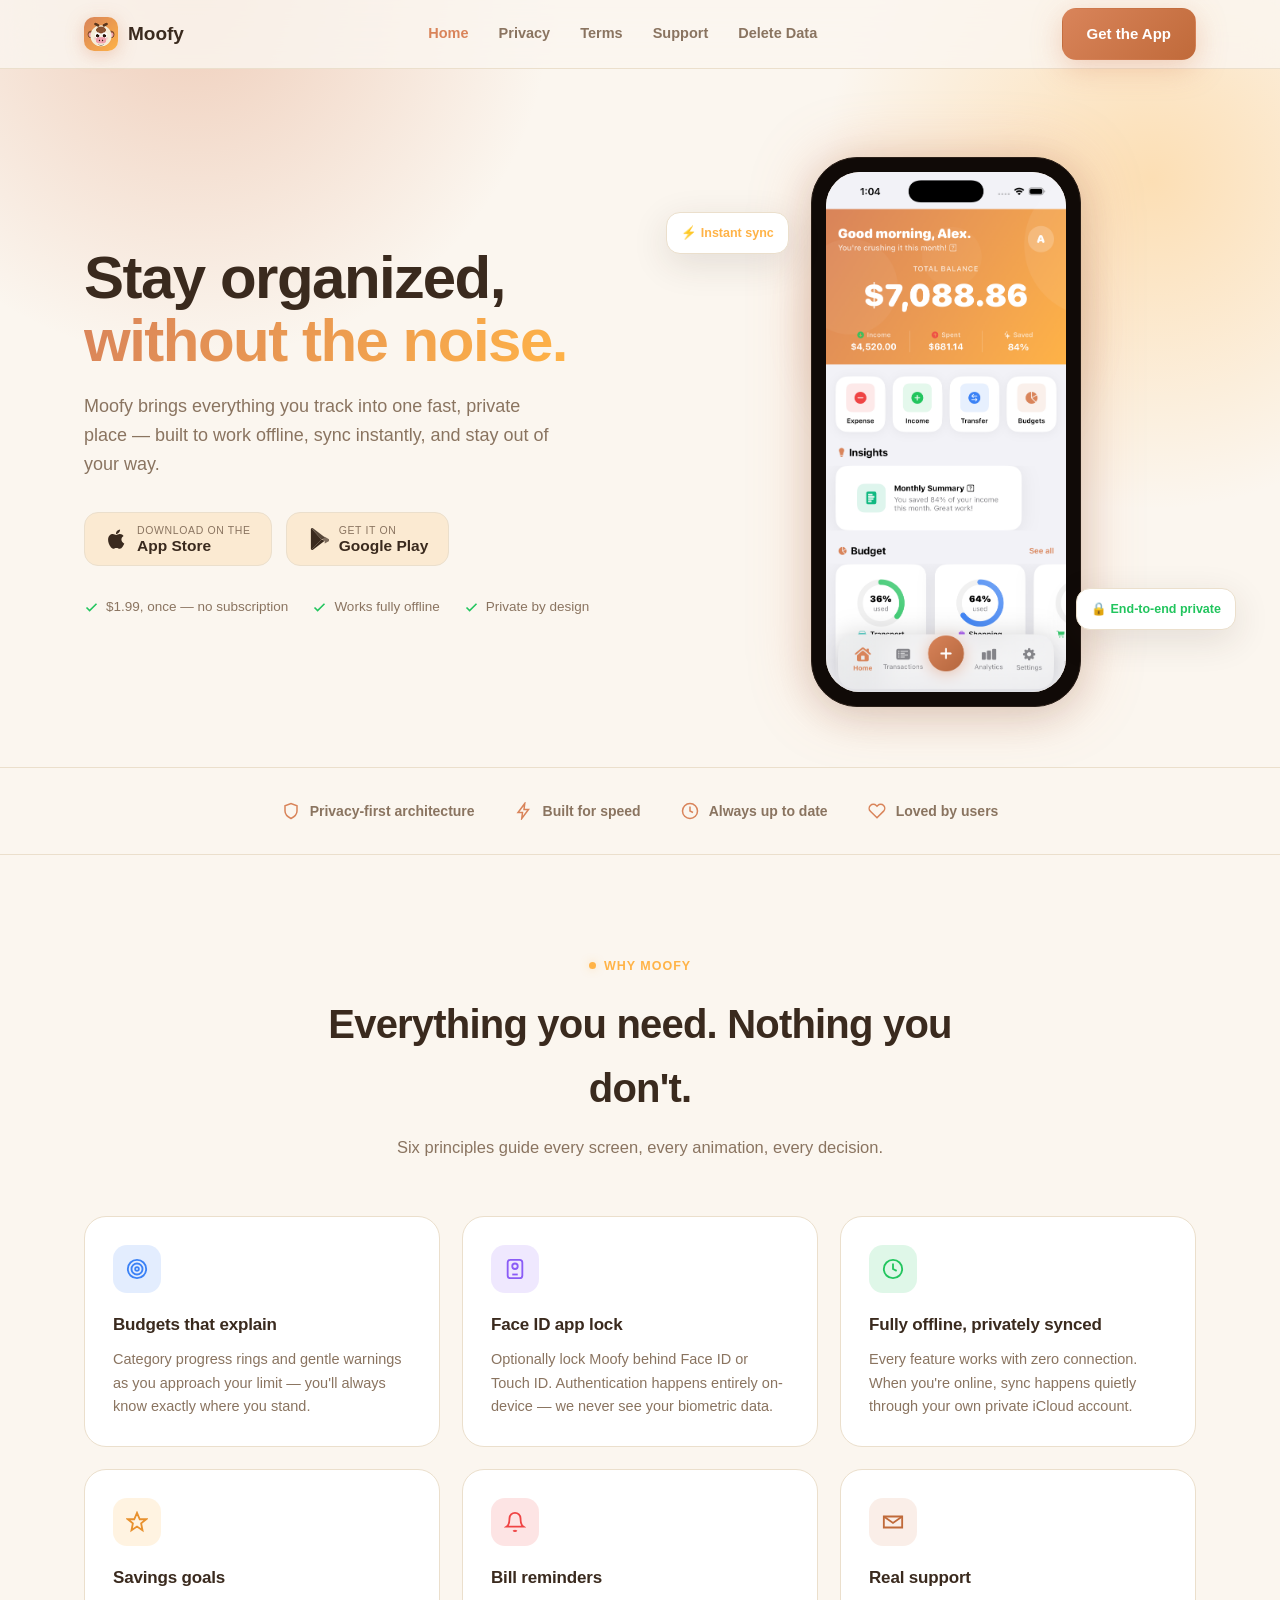
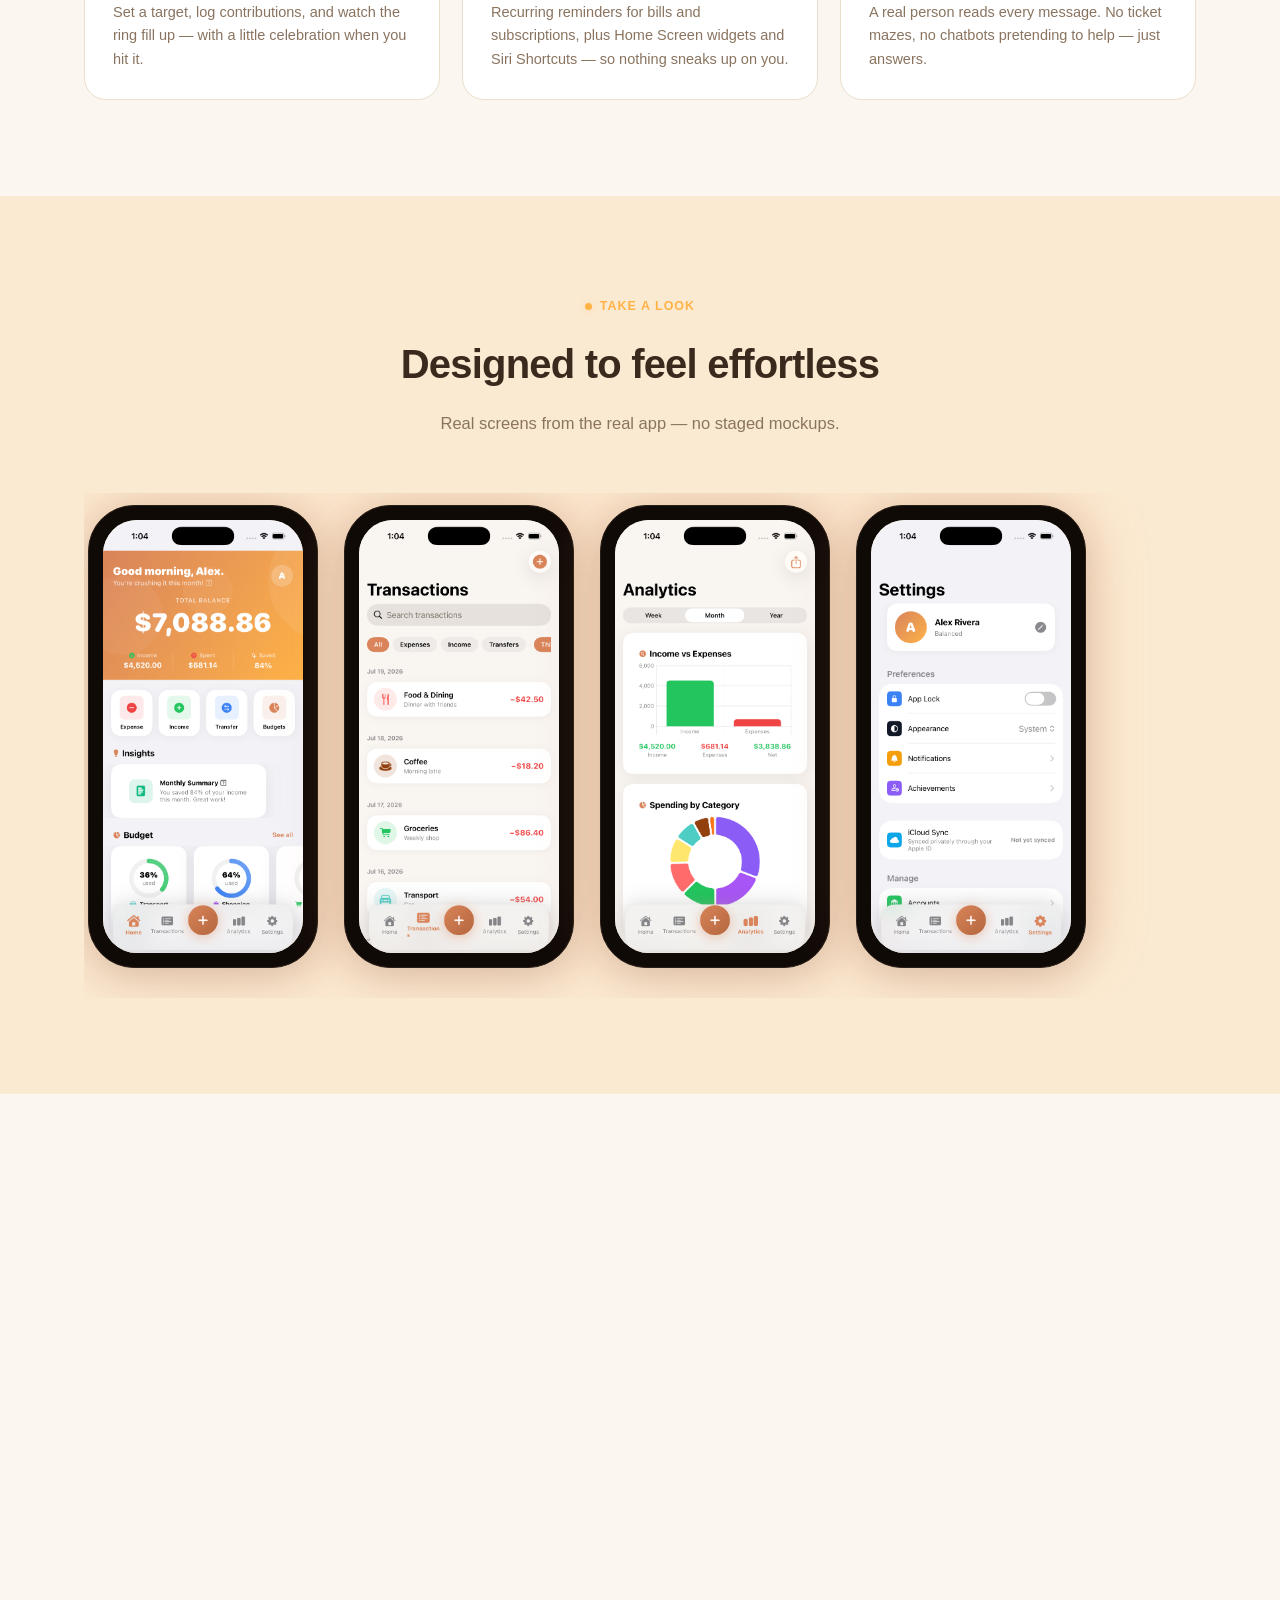
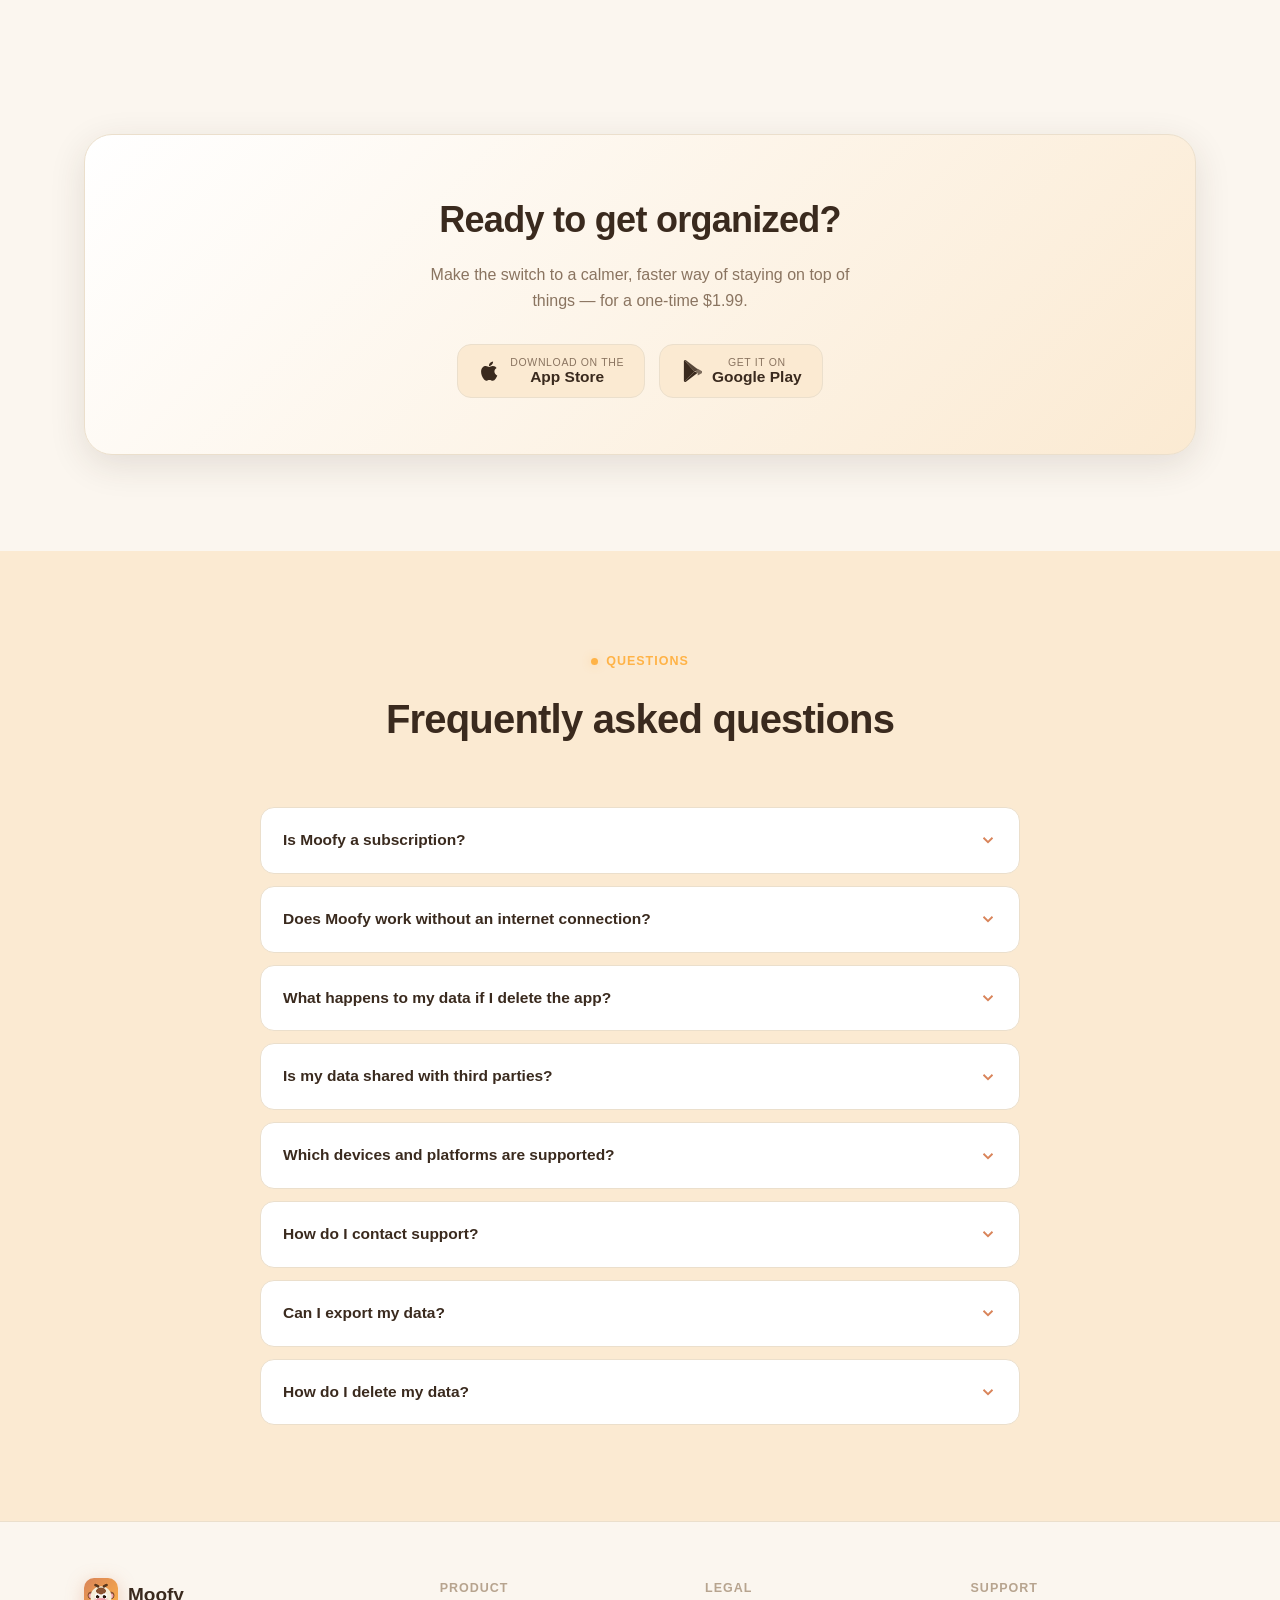
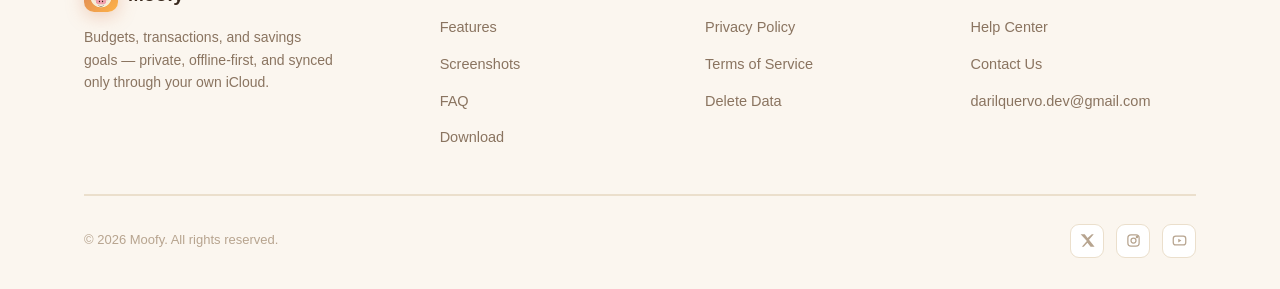
<file: index.html>
<!doctype html>
<html lang="en">
<head>
<meta charset="UTF-8" />
<meta name="viewport" content="width=device-width, initial-scale=1.0" />
<title>Moofy — The Smarter Way to Stay Organized</title>
<meta name="description" content="Moofy is a fast, secure, offline-ready app that keeps your data private and in sync everywhere. A one-time $1.99 purchase — no subscription, ever." />
<link rel="icon" href="assets/icon/favicon-32.png" sizes="32x32" />
<link rel="apple-touch-icon" href="assets/icon/moofy-icon-256.png" />
<link rel="stylesheet" href="assets/css/style.css" />
</head>
<body>

<!-- ==========================================================================
     NAV — shared markup, repeated (not templated) on every page so the site
     works as plain static files with zero build step.
     ========================================================================== -->
<nav class="site-nav">
  <div class="wrap">
    <a class="brand" href="index.html">
      <span class="brand-mark"><img src="assets/icon/moofy-icon-64.png" alt="" width="34" height="34" /></span>
      Moofy
    </a>
    <ul class="nav-links" id="nav-links">
      <li><a href="index.html">Home</a></li>
      <li><a href="privacy.html">Privacy</a></li>
      <li><a href="terms.html">Terms</a></li>
      <li><a href="support.html">Support</a></li>
      <li><a href="delete-account.html">Delete Data</a></li>
    </ul>
    <div class="nav-cta">
      <a class="btn btn-primary" href="#download">Get the App</a>
    </div>
    <button class="nav-toggle" aria-label="Toggle navigation menu" aria-expanded="false">
      <svg viewBox="0 0 24 24" fill="none" stroke="currentColor" stroke-width="2" stroke-linecap="round"><path d="M3 6h18M3 12h18M3 18h18" /></svg>
    </button>
  </div>
</nav>

<!-- ==========================================================================
     HERO
     ========================================================================== -->
<header class="hero">
  <div class="wrap hero-grid">
    <div>
      <h1 class="hero-title">
        Stay organized,<br />
        <span class="gradient-text">without the noise.</span>
      </h1>
      <p class="hero-sub">
        Moofy brings everything you track into one fast, private place — built to work offline,
        sync instantly, and stay out of your way.
      </p>

      <div class="hero-actions" id="download">
        <div class="store-badges">
          <a class="store-badge" href="https://apps.apple.com/app/id6764759098" aria-label="Download on the App Store">
            <svg viewBox="0 0 384 512" fill="currentColor"><path d="M318.7 268.7c-.2-36.7 16.4-64.4 50-84.8-18.8-26.9-47.2-41.7-84.7-44.6-35.5-2.8-74.3 20.7-88.5 20.7-15 0-49.4-19.7-76.4-19.7C63.3 141 8 184.8 8 273.5c0 26.2 4.8 53.3 14.4 81.2 12.8 37.6 59 129.3 107.2 127.8 25.2-.6 43-17.9 75.8-17.9 31.8 0 48.3 17.9 76.4 17.9 48.6-.7 90.4-84.1 102.6-121.8-65.2-30.7-65.7-90-65.7-91.9zm-56.6-164.2c27.3-32.4 24.8-61.9 24-72.5-24.1 1.4-52 16.4-67.9 34.9-17.5 19.8-27.8 44.3-25.6 71.9 26.1 2 49.9-11.4 69.5-34.3z"/></svg>
            <span class="store-text"><small>Download on the</small><strong>App Store</strong></span>
          </a>
          <a class="store-badge" href="#" aria-label="Get it on Google Play">
            <svg viewBox="0 0 512 512" fill="currentColor"><path d="M99.6 8.7C93.4 15 90 24.6 90 37v438c0 12.4 3.4 22 9.6 28.3l1.5 1.4L336 269v-4.1L101.1 7.3l-1.5 1.4z"/><path d="M412 297.3l-76-45.1v-4.4l76-45.1 1.7 1 90 51.1c25.7 14.6 25.7 38.5 0 53.1l-90 51.1-1.7-1z" opacity="0.65"/><path d="M413.7 296.3 336 265 99.6 503.3c8.8 9.3 23.3 10.5 39.6 1.2l274.5-208.2z"/><path d="M413.7 215.7 139.2 7.5C122.9-1.8 108.4-.6 99.6 8.7L336 265l77.7-49.3z" opacity="0.85"/></svg>
            <span class="store-text"><small>Get it on</small><strong>Google Play</strong></span>
          </a>
        </div>
      </div>

      <div class="hero-meta">
        <span><svg viewBox="0 0 24 24" fill="none" stroke="currentColor" stroke-width="2.5"><path d="M20 6L9 17l-5-5"/></svg> $1.99, once — no subscription</span>
        <span><svg viewBox="0 0 24 24" fill="none" stroke="currentColor" stroke-width="2.5"><path d="M20 6L9 17l-5-5"/></svg> Works fully offline</span>
        <span><svg viewBox="0 0 24 24" fill="none" stroke="currentColor" stroke-width="2.5"><path d="M20 6L9 17l-5-5"/></svg> Private by design</span>
      </div>
    </div>

    <div class="phone-stage">
      <div class="phone-glow" aria-hidden="true"></div>
      <div class="hero-float a">⚡ Instant sync</div>
      <div class="hero-float b">🔒 End-to-end private</div>
      <div class="phone">
        <div class="phone-screen">
          <img src="assets/screenshots/dashboard.png" alt="Moofy dashboard showing total balance, monthly income and spending, and budget progress" />
        </div>
      </div>
    </div>
  </div>
</header>

<!-- ==========================================================================
     TRUST BAR
     ========================================================================== -->
<div class="trust-bar">
  <div class="wrap">
    <div class="trust-item"><svg viewBox="0 0 24 24" fill="none" stroke="currentColor" stroke-width="2"><path d="M12 22s8-4 8-10V5l-8-3-8 3v7c0 6 8 10 8 10z"/></svg> Privacy-first architecture</div>
    <div class="trust-item"><svg viewBox="0 0 24 24" fill="none" stroke="currentColor" stroke-width="2"><path d="M13 2 4 14h6l-1 8 9-12h-6z"/></svg> Built for speed</div>
    <div class="trust-item"><svg viewBox="0 0 24 24" fill="none" stroke="currentColor" stroke-width="2"><circle cx="12" cy="12" r="10"/><path d="M12 6v6l4 2"/></svg> Always up to date</div>
    <div class="trust-item"><svg viewBox="0 0 24 24" fill="none" stroke="currentColor" stroke-width="2"><path d="M20.8 4.6a5.5 5.5 0 0 0-7.8 0L12 5.6l-1-1a5.5 5.5 0 0 0-7.8 7.8l1 1L12 21l7.8-7.8 1-1a5.5 5.5 0 0 0 0-7.6z"/></svg> Loved by users</div>
  </div>
</div>

<!-- ==========================================================================
     FEATURES
     ========================================================================== -->
<section id="features">
  <div class="wrap">
    <div class="section-head" data-reveal>
      <div class="kicker">Why Moofy</div>
      <h2>Everything you need. Nothing you don't.</h2>
      <p>Six principles guide every screen, every animation, every decision.</p>
    </div>

    <div class="features-grid">
      <div class="feature-card" data-reveal>
        <div class="feature-icon" style="background:color-mix(in srgb, var(--info) 14%, transparent)">
          <svg viewBox="0 0 24 24" fill="none" stroke="var(--info)" stroke-width="2"><circle cx="12" cy="12" r="10"/><circle cx="12" cy="12" r="6"/><circle cx="12" cy="12" r="2"/></svg>
        </div>
        <h3>Budgets that explain</h3>
        <p>Category progress rings and gentle warnings as you approach your limit — you'll always know exactly where you stand.</p>
      </div>

      <div class="feature-card" data-reveal>
        <div class="feature-icon" style="background:color-mix(in srgb, var(--saving) 14%, transparent)">
          <svg viewBox="0 0 24 24" fill="none" stroke="var(--saving)" stroke-width="2"><rect x="4" y="2" width="16" height="20" rx="3"/><path d="M9 18h6"/><circle cx="12" cy="9" r="3"/></svg>
        </div>
        <h3>Face ID app lock</h3>
        <p>Optionally lock Moofy behind Face ID or Touch ID. Authentication happens entirely on-device — we never see your biometric data.</p>
      </div>

      <div class="feature-card" data-reveal>
        <div class="feature-icon" style="background:color-mix(in srgb, var(--good) 14%, transparent)">
          <svg viewBox="0 0 24 24" fill="none" stroke="var(--good)" stroke-width="2"><path d="M12 2a10 10 0 100 20 10 10 0 000-20z"/><path d="M12 6v6l4 2"/></svg>
        </div>
        <h3>Fully offline, privately synced</h3>
        <p>Every feature works with zero connection. When you're online, sync happens quietly through your own private iCloud account.</p>
      </div>

      <div class="feature-card" data-reveal>
        <div class="feature-icon" style="background:color-mix(in srgb, var(--gold) 16%, transparent)">
          <svg viewBox="0 0 24 24" fill="none" stroke="var(--gold-strong)" stroke-width="2"><path d="M12 2l3 7h7l-5.5 4.5L18 21l-6-4-6 4 1.5-7.5L2 9h7z"/></svg>
        </div>
        <h3>Savings goals</h3>
        <p>Set a target, log contributions, and watch the ring fill up — with a little celebration when you hit it.</p>
      </div>

      <div class="feature-card" data-reveal>
        <div class="feature-icon" style="background:color-mix(in srgb, var(--bad) 14%, transparent)">
          <svg viewBox="0 0 24 24" fill="none" stroke="var(--bad)" stroke-width="2"><path d="M18 8a6 6 0 00-12 0c0 7-3 9-3 9h18s-3-2-3-9"/><path d="M13.73 21a2 2 0 01-3.46 0"/></svg>
        </div>
        <h3>Bill reminders</h3>
        <p>Recurring reminders for bills and subscriptions, plus Home Screen widgets and Siri Shortcuts — so nothing sneaks up on you.</p>
      </div>

      <div class="feature-card" data-reveal>
        <div class="feature-icon" style="background:color-mix(in srgb, var(--accent) 14%, transparent)">
          <svg viewBox="0 0 24 24" fill="none" stroke="var(--accent-strong)" stroke-width="2"><path d="M22 6l-10 7L2 6"/><path d="M2 6h20v12H2z"/></svg>
        </div>
        <h3>Real support</h3>
        <p>A real person reads every message. No ticket mazes, no chatbots pretending to help — just answers.</p>
      </div>
    </div>
  </div>
</section>

<!-- ==========================================================================
     SCREENSHOTS
     ========================================================================== -->
<section id="screenshots" style="background:var(--bg-elevated)">
  <div class="wrap">
    <div class="section-head" data-reveal>
      <div class="kicker">Take a look</div>
      <h2>Designed to feel effortless</h2>
      <p>Real screens from the real app — no staged mockups.</p>
    </div>

    <div class="screens-strip" data-reveal>
      <div class="phone">
        <div class="phone-screen">
          <img src="assets/screenshots/dashboard.png" alt="Moofy dashboard with total balance, budget rings, and recent transactions" />
        </div>
      </div>
      <div class="phone">
        <div class="phone-screen">
          <img src="assets/screenshots/transactions.png" alt="Moofy transactions list grouped by day, with search and filter chips for expenses, income, and transfers" />
        </div>
      </div>
      <div class="phone">
        <div class="phone-screen">
          <img src="assets/screenshots/analytics.png" alt="Moofy analytics screen with an income vs. expenses chart and a spending-by-category donut chart" />
        </div>
      </div>
      <div class="phone">
        <div class="phone-screen">
          <img src="assets/screenshots/settings.png" alt="Moofy settings screen with profile, appearance, and iCloud sync status" />
        </div>
      </div>
    </div>
  </div>
</section>

<!-- ==========================================================================
     HOW IT WORKS
     ========================================================================== -->
<section id="how-it-works">
  <div class="wrap">
    <div class="section-head" data-reveal>
      <div class="kicker">Getting started</div>
      <h2>Up and running in a minute</h2>
    </div>

    <div class="steps-grid">
      <div class="step-card" data-reveal>
        <span class="step-num">01</span>
        <h3>Download the app</h3>
        <p>Grab Moofy from the App Store for a one-time $1.99 — no subscription.</p>
      </div>
      <div class="step-card" data-reveal>
        <span class="step-num">02</span>
        <h3>Quick setup, no sign-up</h3>
        <p>Pick your currency and budget style — that's it, no account or login required.</p>
      </div>
      <div class="step-card" data-reveal>
        <span class="step-num">03</span>
        <h3>Log your first expense</h3>
        <p>Tap the + button, pick a category, and save — it appears everywhere it's relevant instantly.</p>
      </div>
      <div class="step-card" data-reveal>
        <span class="step-num">04</span>
        <h3>Stay in sync</h3>
        <p>Everything syncs automatically through your own private iCloud account — no setup required.</p>
      </div>
    </div>
  </div>
</section>

<!-- ==========================================================================
     CTA BAND
     ========================================================================== -->
<section>
  <div class="wrap">
    <div class="cta-band" data-reveal>
      <h2>Ready to get organized?</h2>
      <p>Make the switch to a calmer, faster way of staying on top of things — for a one-time $1.99.</p>
      <div class="store-badges">
        <a class="store-badge" href="https://apps.apple.com/app/id6764759098" aria-label="Download on the App Store">
          <svg viewBox="0 0 384 512" fill="currentColor"><path d="M318.7 268.7c-.2-36.7 16.4-64.4 50-84.8-18.8-26.9-47.2-41.7-84.7-44.6-35.5-2.8-74.3 20.7-88.5 20.7-15 0-49.4-19.7-76.4-19.7C63.3 141 8 184.8 8 273.5c0 26.2 4.8 53.3 14.4 81.2 12.8 37.6 59 129.3 107.2 127.8 25.2-.6 43-17.9 75.8-17.9 31.8 0 48.3 17.9 76.4 17.9 48.6-.7 90.4-84.1 102.6-121.8-65.2-30.7-65.7-90-65.7-91.9zm-56.6-164.2c27.3-32.4 24.8-61.9 24-72.5-24.1 1.4-52 16.4-67.9 34.9-17.5 19.8-27.8 44.3-25.6 71.9 26.1 2 49.9-11.4 69.5-34.3z"/></svg>
          <span class="store-text"><small>Download on the</small><strong>App Store</strong></span>
        </a>
        <a class="store-badge" href="#" aria-label="Get it on Google Play">
          <svg viewBox="0 0 512 512" fill="currentColor"><path d="M99.6 8.7C93.4 15 90 24.6 90 37v438c0 12.4 3.4 22 9.6 28.3l1.5 1.4L336 269v-4.1L101.1 7.3l-1.5 1.4z"/><path d="M412 297.3l-76-45.1v-4.4l76-45.1 1.7 1 90 51.1c25.7 14.6 25.7 38.5 0 53.1l-90 51.1-1.7-1z" opacity="0.65"/><path d="M413.7 296.3 336 265 99.6 503.3c8.8 9.3 23.3 10.5 39.6 1.2l274.5-208.2z"/><path d="M413.7 215.7 139.2 7.5C122.9-1.8 108.4-.6 99.6 8.7L336 265l77.7-49.3z" opacity="0.85"/></svg>
          <span class="store-text"><small>Get it on</small><strong>Google Play</strong></span>
        </a>
      </div>
    </div>
  </div>
</section>

<!-- ==========================================================================
     FAQ
     ========================================================================== -->
<section id="faq" style="background:var(--bg-elevated)">
  <div class="wrap">
    <div class="section-head" data-reveal>
      <div class="kicker">Questions</div>
      <h2>Frequently asked questions</h2>
    </div>

    <div class="faq-list" data-reveal>
      <div class="faq-item">
        <button class="faq-question" aria-expanded="false">
          Is Moofy a subscription?
          <svg class="chev" viewBox="0 0 24 24" fill="none" stroke="currentColor" stroke-width="2.5"><path d="M6 9l6 6 6-6"/></svg>
        </button>
        <div class="faq-answer"><div class="faq-answer-inner">No — Moofy is a single one-time purchase. Every feature is included from the moment you buy it, with no subscription and no separate unlock.</div></div>
      </div>

      <div class="faq-item">
        <button class="faq-question" aria-expanded="false">
          Does Moofy work without an internet connection?
          <svg class="chev" viewBox="0 0 24 24" fill="none" stroke="currentColor" stroke-width="2.5"><path d="M6 9l6 6 6-6"/></svg>
        </button>
        <div class="faq-answer"><div class="faq-answer-inner">Yes. Core functionality works fully offline. When you're back online, anything you did offline syncs automatically in the background.</div></div>
      </div>

      <div class="faq-item">
        <button class="faq-question" aria-expanded="false">
          What happens to my data if I delete the app?
          <svg class="chev" viewBox="0 0 24 24" fill="none" stroke="currentColor" stroke-width="2.5"><path d="M6 9l6 6 6-6"/></svg>
        </button>
        <div class="faq-answer"><div class="faq-answer-inner">Moofy has no accounts, so simply deleting the app leaves your synced iCloud copy in place in case you reinstall. See our <a class="inline-link" href="delete-account.html">Delete Data</a> page for how to permanently erase everything, in the app or via iCloud.</div></div>
      </div>

      <div class="faq-item">
        <button class="faq-question" aria-expanded="false">
          Is my data shared with third parties?
          <svg class="chev" viewBox="0 0 24 24" fill="none" stroke="currentColor" stroke-width="2.5"><path d="M6 9l6 6 6-6"/></svg>
        </button>
        <div class="faq-answer"><div class="faq-answer-inner">We don't sell your personal data. Any third-party services we use are limited to what's necessary to operate the app (like cloud storage or crash reporting) and are disclosed in our <a class="inline-link" href="privacy.html">Privacy Policy</a>.</div></div>
      </div>

      <div class="faq-item">
        <button class="faq-question" aria-expanded="false">
          Which devices and platforms are supported?
          <svg class="chev" viewBox="0 0 24 24" fill="none" stroke="currentColor" stroke-width="2.5"><path d="M6 9l6 6 6-6"/></svg>
        </button>
        <div class="faq-answer"><div class="faq-answer-inner">Moofy is available on iOS via the App Store and Android via Google Play, with your data kept in sync across both.</div></div>
      </div>

      <div class="faq-item">
        <button class="faq-question" aria-expanded="false">
          How do I contact support?
          <svg class="chev" viewBox="0 0 24 24" fill="none" stroke="currentColor" stroke-width="2.5"><path d="M6 9l6 6 6-6"/></svg>
        </button>
        <div class="faq-answer"><div class="faq-answer-inner">Visit our <a class="inline-link" href="support.html">Support</a> page for the contact form, troubleshooting FAQ, and our direct support email.</div></div>
      </div>

      <div class="faq-item">
        <button class="faq-question" aria-expanded="false">
          Can I export my data?
          <svg class="chev" viewBox="0 0 24 24" fill="none" stroke="currentColor" stroke-width="2.5"><path d="M6 9l6 6 6-6"/></svg>
        </button>
        <div class="faq-answer"><div class="faq-answer-inner">Yes — you can request an export of your data at any time from within the app, or by contacting support directly.</div></div>
      </div>

      <div class="faq-item">
        <button class="faq-question" aria-expanded="false">
          How do I delete my data?
          <svg class="chev" viewBox="0 0 24 24" fill="none" stroke="currentColor" stroke-width="2.5"><path d="M6 9l6 6 6-6"/></svg>
        </button>
        <div class="faq-answer"><div class="faq-answer-inner">Moofy has no accounts, so there's no request to submit — head to our <a class="inline-link" href="delete-account.html">Delete Data</a> page for the direct, in-app way to permanently erase everything yourself.</div></div>
      </div>
    </div>
  </div>
</section>

<!-- ==========================================================================
     FOOTER
     ========================================================================== -->
<footer class="site-footer">
  <div class="wrap">
    <div class="footer-grid">
      <div class="footer-brand">
        <a class="brand" href="index.html">
          <span class="brand-mark"><img src="assets/icon/moofy-icon-64.png" alt="" width="34" height="34" /></span>
          Moofy
        </a>
        <p>Budgets, transactions, and savings goals — private, offline-first, and synced only through your own iCloud.</p>
      </div>

      <div class="footer-col">
        <h4>Product</h4>
        <ul>
          <li><a href="index.html#features">Features</a></li>
          <li><a href="index.html#screenshots">Screenshots</a></li>
          <li><a href="index.html#faq">FAQ</a></li>
          <li><a href="index.html#download">Download</a></li>
        </ul>
      </div>

      <div class="footer-col">
        <h4>Legal</h4>
        <ul>
          <li><a href="privacy.html">Privacy Policy</a></li>
          <li><a href="terms.html">Terms of Service</a></li>
          <li><a href="delete-account.html">Delete Data</a></li>
        </ul>
      </div>

      <div class="footer-col">
        <h4>Support</h4>
        <ul>
          <li><a href="support.html">Help Center</a></li>
          <li><a href="support.html#contact-form">Contact Us</a></li>
          <li><a href="mailto:darilquervo.dev@gmail.com">darilquervo.dev@gmail.com</a></li>
        </ul>
      </div>
    </div>

    <div class="divider"></div>

    <div class="footer-bottom">
      <span>© <span data-year></span> Moofy. All rights reserved.</span>
      <div class="footer-social">
        <a href="#" aria-label="X (Twitter)"><svg viewBox="0 0 24 24" fill="currentColor"><path d="M18.9 2H22l-7.6 8.7L23.3 22H16.9l-5-6.5L6 22H2.9l8.1-9.3L1 2h6.6l4.5 6 6.8-6z"/></svg></a>
        <a href="#" aria-label="Instagram"><svg viewBox="0 0 24 24" fill="none" stroke="currentColor" stroke-width="2"><rect x="3" y="3" width="18" height="18" rx="5"/><circle cx="12" cy="12" r="4"/><circle cx="17.5" cy="6.5" r="1"/></svg></a>
        <a href="#" aria-label="YouTube"><svg viewBox="0 0 24 24" fill="none" stroke="currentColor" stroke-width="2"><rect x="2" y="5" width="20" height="14" rx="4"/><path d="M10 9l5 3-5 3z" fill="currentColor" stroke="none"/></svg></a>
      </div>
    </div>
  </div>
</footer>

<script src="assets/js/main.js"></script>
</body>
</html>
</file>
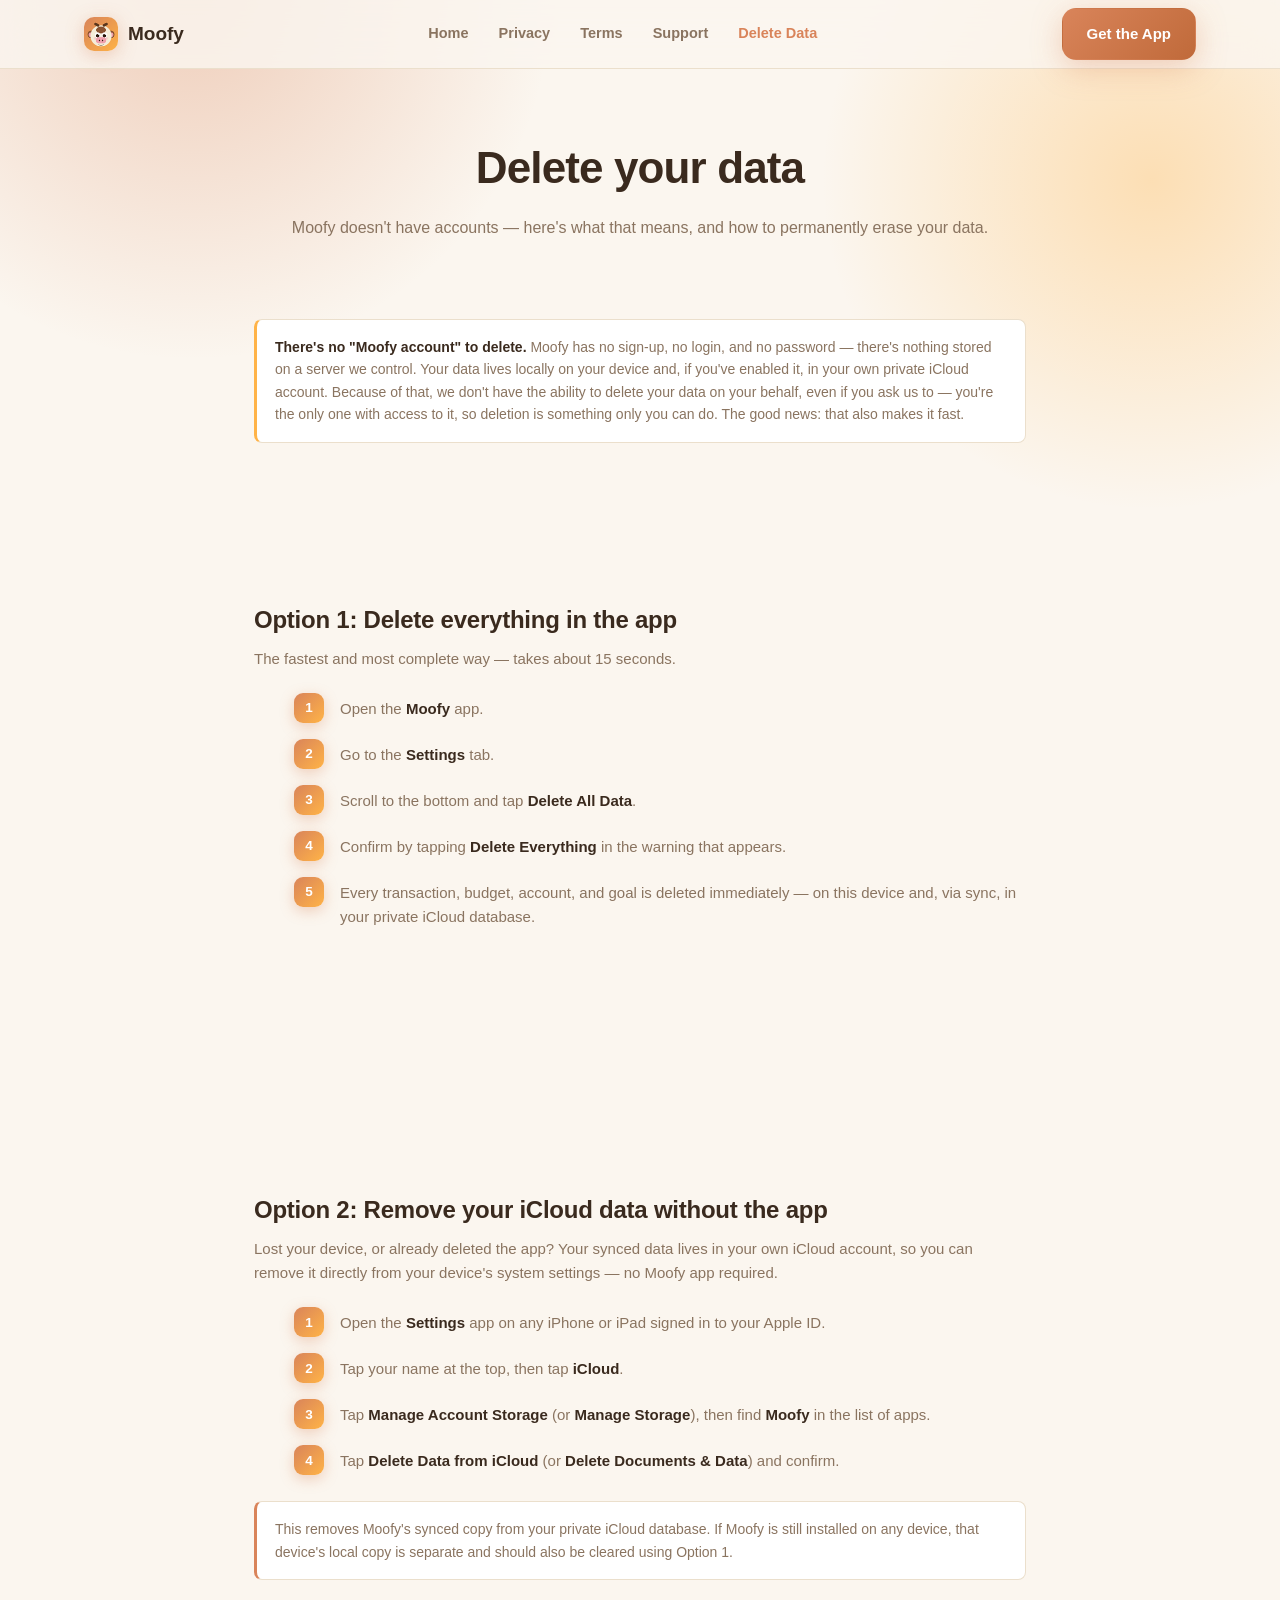
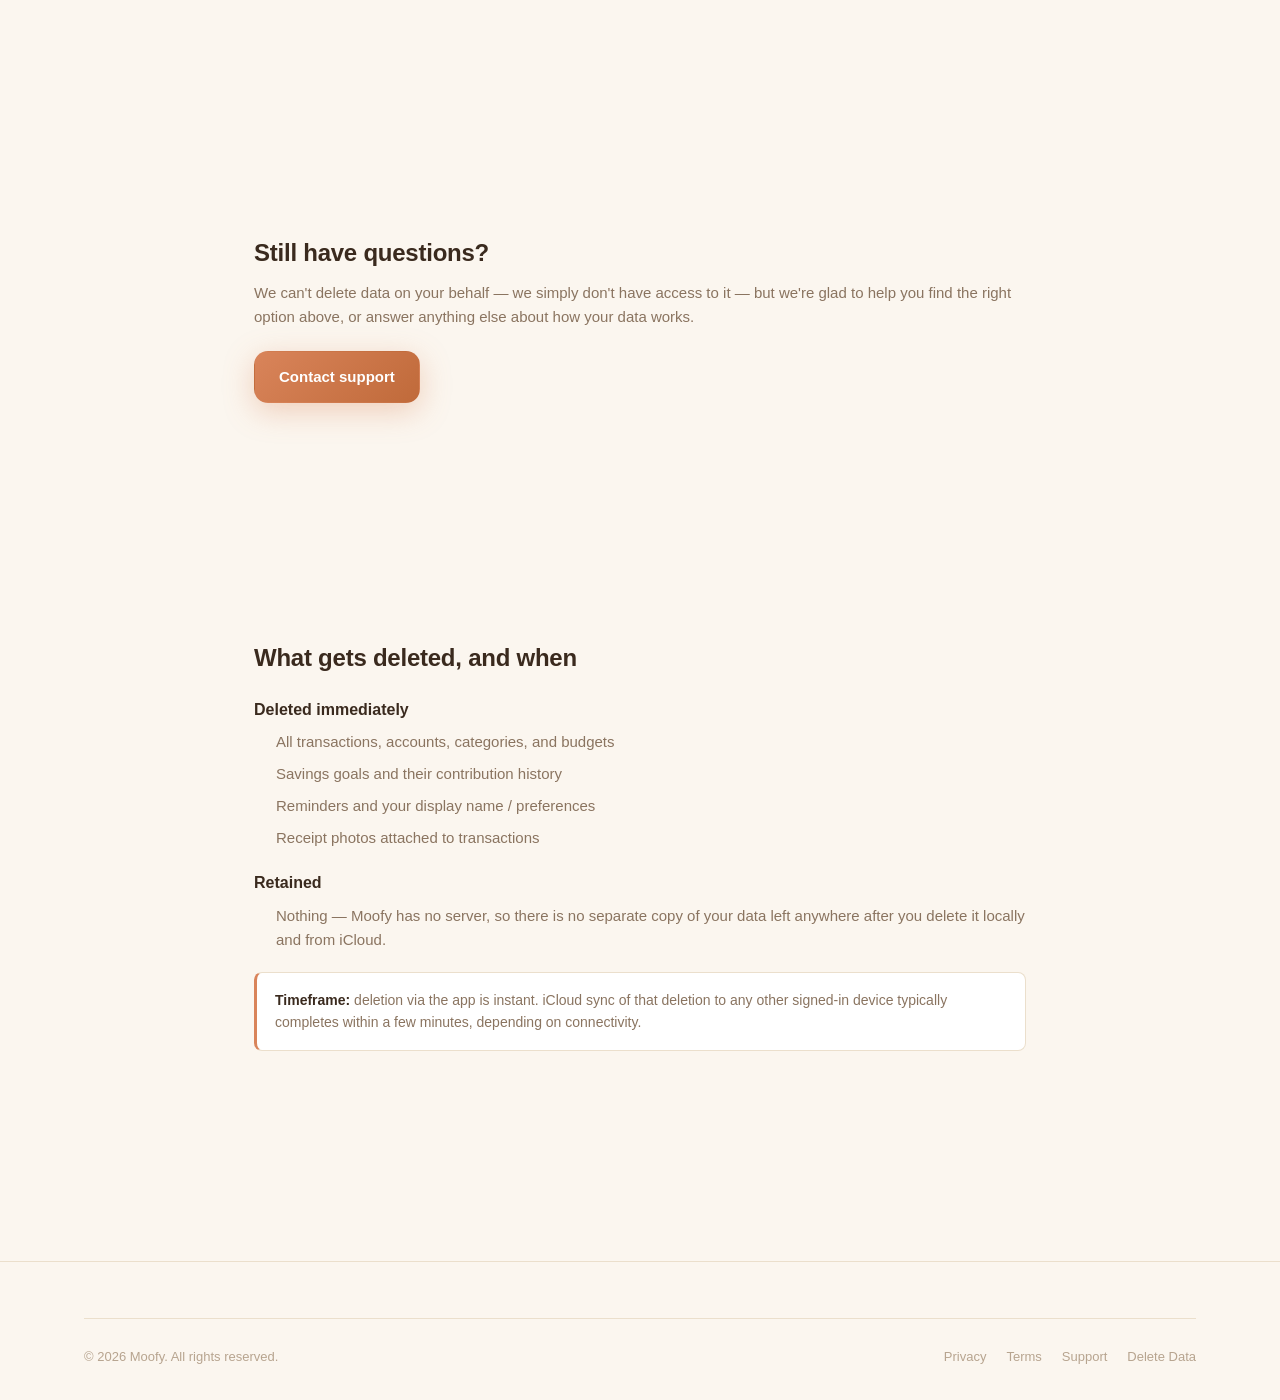
<file: delete-account.html>
<!doctype html>
<html lang="en">
<head>
<meta charset="UTF-8" />
<meta name="viewport" content="width=device-width, initial-scale=1.0" />
<title>Delete Your Data — Moofy</title>
<meta name="description" content="Moofy has no accounts to delete — here's how to permanently erase your data, directly on your device." />
<link rel="icon" href="assets/icon/favicon-32.png" sizes="32x32" />
<link rel="apple-touch-icon" href="assets/icon/moofy-icon-256.png" />
<link rel="stylesheet" href="assets/css/style.css" />
</head>
<body>

<nav class="site-nav">
  <div class="wrap">
    <a class="brand" href="index.html">
      <span class="brand-mark"><img src="assets/icon/moofy-icon-64.png" alt="" width="34" height="34" /></span>
      Moofy
    </a>
    <ul class="nav-links" id="nav-links">
      <li><a href="index.html">Home</a></li>
      <li><a href="privacy.html">Privacy</a></li>
      <li><a href="terms.html">Terms</a></li>
      <li><a href="support.html">Support</a></li>
      <li><a href="delete-account.html">Delete Data</a></li>
    </ul>
    <div class="nav-cta"><a class="btn btn-primary" href="index.html#download">Get the App</a></div>
    <button class="nav-toggle" aria-label="Toggle navigation menu" aria-expanded="false">
      <svg viewBox="0 0 24 24" fill="none" stroke="currentColor" stroke-width="2" stroke-linecap="round"><path d="M3 6h18M3 12h18M3 18h18" /></svg>
    </button>
  </div>
</nav>

<header class="page-hero">
  <div class="wrap">
    <h1>Delete your data</h1>
    <p class="updated" style="font-family:inherit;font-size:16px;color:var(--text-muted)">
      Moofy doesn't have accounts — here's what that means, and how to permanently erase your data.
    </p>
  </div>
</header>

<section style="padding-top:20px">
  <div class="wrap" style="max-width:820px">

    <div class="callout orange" data-reveal>
      <strong>There's no "Moofy account" to delete.</strong> Moofy has no sign-up, no login, and no
      password — there's nothing stored on a server we control. Your data lives locally on your
      device and, if you've enabled it, in your own private iCloud account. Because of that, we
      don't have the ability to delete your data on your behalf, even if you ask us to — you're the
      only one with access to it, so deletion is something only you can do. The good news: that
      also makes it fast.
    </div>

    <!-- ==========================================================================
         METHOD 1 — In-app deletion (real feature: Settings → Delete All Data)
         ========================================================================== -->
    <section id="in-app" data-reveal>
      <h2 style="font-size:24px;margin:44px 0 8px;letter-spacing:-0.01em;">Option 1: Delete everything in the app</h2>
      <p style="color:var(--text-muted);font-size:15px;margin-bottom:22px;">
        The fastest and most complete way — takes about 15 seconds.
      </p>

      <ol class="ordered-steps">
        <li><span>Open the <strong>Moofy</strong> app.</span></li>
        <li><span>Go to the <strong>Settings</strong> tab.</span></li>
        <li><span>Scroll to the bottom and tap <strong>Delete All Data</strong>.</span></li>
        <li><span>Confirm by tapping <strong>Delete Everything</strong> in the warning that appears.</span></li>
        <li><span>Every transaction, budget, account, and goal is deleted immediately — on this device and, via sync, in your private iCloud database.</span></li>
      </ol>
    </section>

    <!-- ==========================================================================
         METHOD 2 — iCloud storage management (for when the app isn't installed)
         ========================================================================== -->
    <section id="icloud-removal" data-reveal>
      <h2 style="font-size:24px;margin:44px 0 8px;letter-spacing:-0.01em;">Option 2: Remove your iCloud data without the app</h2>
      <p style="color:var(--text-muted);font-size:15px;margin-bottom:22px;">
        Lost your device, or already deleted the app? Your synced data lives in your own iCloud
        account, so you can remove it directly from your device's system settings — no Moofy app
        required.
      </p>

      <ol class="ordered-steps">
        <li><span>Open the <strong>Settings</strong> app on any iPhone or iPad signed in to your Apple ID.</span></li>
        <li><span>Tap your name at the top, then tap <strong>iCloud</strong>.</span></li>
        <li><span>Tap <strong>Manage Account Storage</strong> (or <strong>Manage Storage</strong>), then find <strong>Moofy</strong> in the list of apps.</span></li>
        <li><span>Tap <strong>Delete Data from iCloud</strong> (or <strong>Delete Documents &amp; Data</strong>) and confirm.</span></li>
      </ol>

      <div class="callout">
        This removes Moofy's synced copy from your private iCloud database. If Moofy is still
        installed on any device, that device's local copy is separate and should also be cleared
        using <a class="inline-link" href="#in-app">Option 1</a>.
      </div>
    </section>

    <!-- ==========================================================================
         STILL NEED HELP
         ========================================================================== -->
    <section id="need-help" data-reveal>
      <h2 style="font-size:24px;margin:44px 0 8px;letter-spacing:-0.01em;">Still have questions?</h2>
      <p style="color:var(--text-muted);font-size:15px;margin-bottom:22px;">
        We can't delete data on your behalf — we simply don't have access to it — but we're glad to
        help you find the right option above, or answer anything else about how your data works.
      </p>
      <a class="btn btn-primary" href="support.html#contact-form">Contact support</a>
    </section>

    <!-- ==========================================================================
         WHAT GETS DELETED
         ========================================================================== -->
    <section id="what-happens" data-reveal>
      <h2 style="font-size:24px;margin:44px 0 8px;letter-spacing:-0.01em;">What gets deleted, and when</h2>

      <h3 style="font-size:16px;margin:20px 0 8px;">Deleted immediately</h3>
      <ul style="color:var(--text-muted);font-size:15px;">
        <li style="margin-bottom:8px;padding-left:22px;position:relative;">All transactions, accounts, categories, and budgets</li>
        <li style="margin-bottom:8px;padding-left:22px;position:relative;">Savings goals and their contribution history</li>
        <li style="margin-bottom:8px;padding-left:22px;position:relative;">Reminders and your display name / preferences</li>
        <li style="margin-bottom:8px;padding-left:22px;position:relative;">Receipt photos attached to transactions</li>
      </ul>

      <h3 style="font-size:16px;margin:20px 0 8px;">Retained</h3>
      <ul style="color:var(--text-muted);font-size:15px;">
        <li style="margin-bottom:8px;padding-left:22px;position:relative;">Nothing — Moofy has no server, so there is no separate copy of your data left anywhere after you delete it locally and from iCloud.</li>
      </ul>

      <div class="callout" style="margin-top:20px;">
        <strong>Timeframe:</strong> deletion via the app is instant. iCloud sync of that deletion to
        any other signed-in device typically completes within a few minutes, depending on
        connectivity.
      </div>
    </section>

  </div>
</section>

<footer class="site-footer">
  <div class="wrap">
    <div class="footer-bottom">
      <span>© <span data-year></span> Moofy. All rights reserved.</span>
      <ul style="display:flex;gap:20px;list-style:none;padding:0;margin:0;">
        <li><a href="privacy.html">Privacy</a></li>
        <li><a href="terms.html">Terms</a></li>
        <li><a href="support.html">Support</a></li>
        <li><a href="delete-account.html">Delete Data</a></li>
      </ul>
    </div>
  </div>
</footer>

<script src="assets/js/main.js"></script>
</body>
</html>
</file>
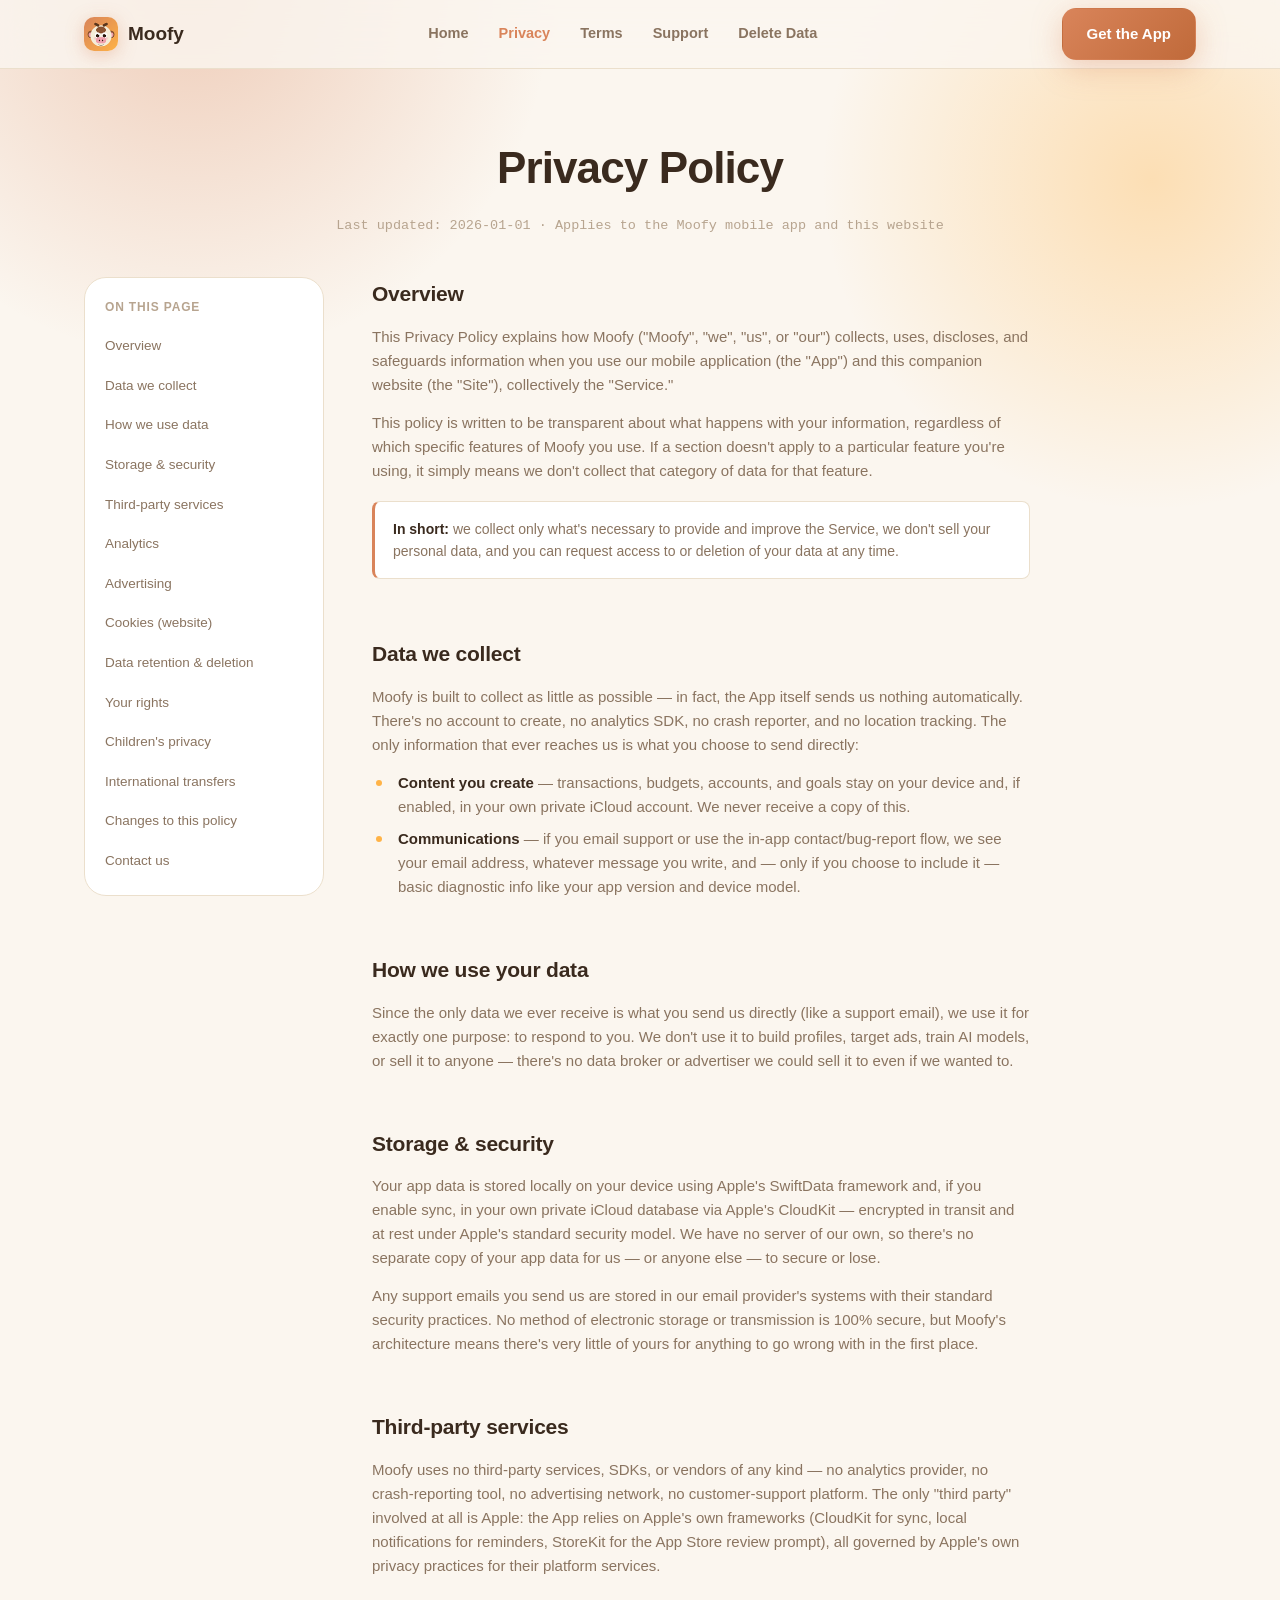
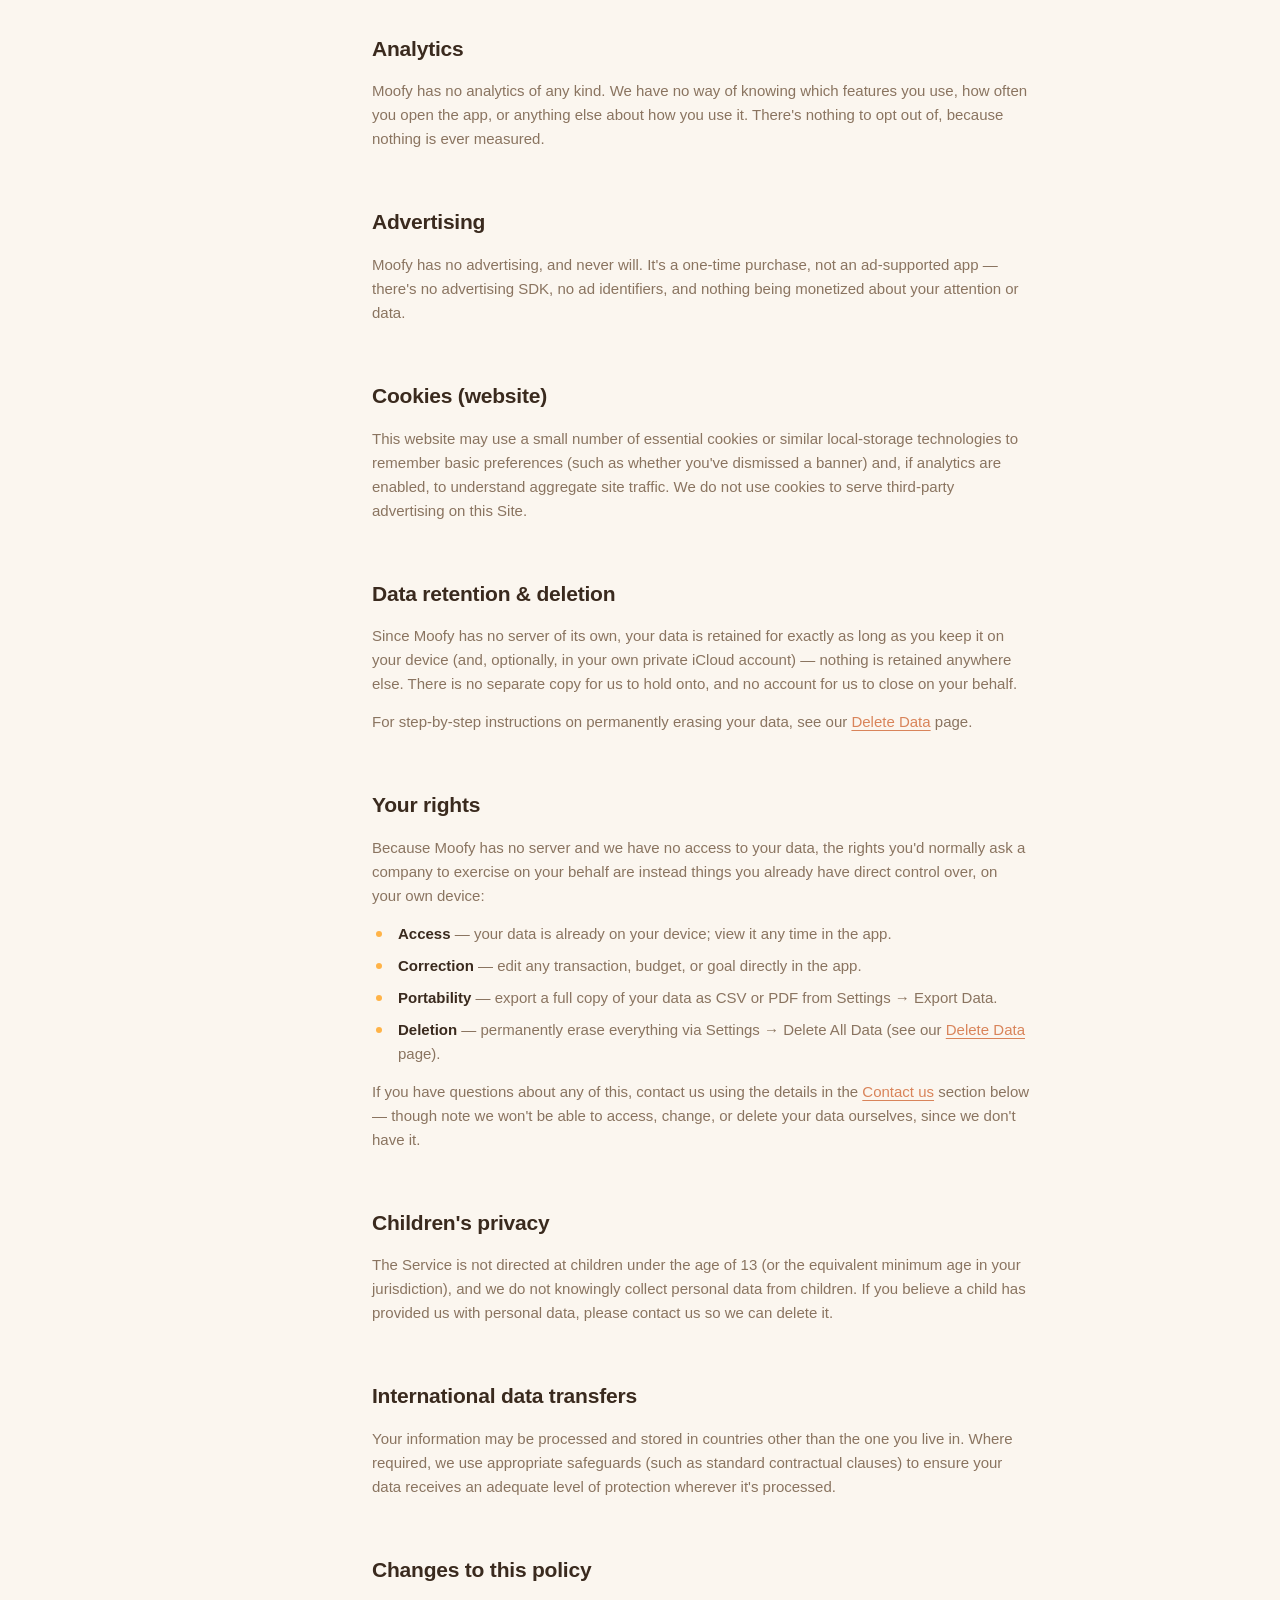
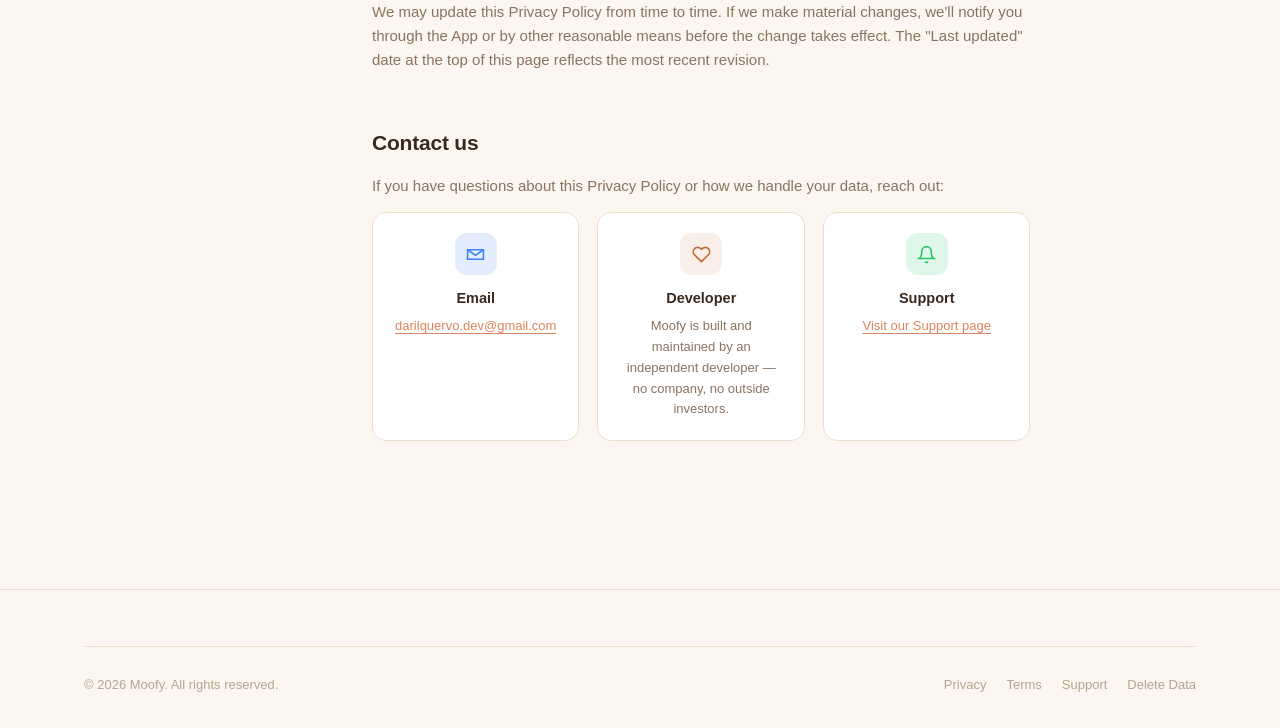
<file: privacy.html>
<!doctype html>
<html lang="en">
<head>
<meta charset="UTF-8" />
<meta name="viewport" content="width=device-width, initial-scale=1.0" />
<title>Privacy Policy — Moofy</title>
<meta name="description" content="How Moofy collects, uses, stores, and protects your data, and the rights you have over it." />
<link rel="icon" href="assets/icon/favicon-32.png" sizes="32x32" />
<link rel="apple-touch-icon" href="assets/icon/moofy-icon-256.png" />
<link rel="stylesheet" href="assets/css/style.css" />
</head>
<body>

<nav class="site-nav">
  <div class="wrap">
    <a class="brand" href="index.html">
      <span class="brand-mark"><img src="assets/icon/moofy-icon-64.png" alt="" width="34" height="34" /></span>
      Moofy
    </a>
    <ul class="nav-links" id="nav-links">
      <li><a href="index.html">Home</a></li>
      <li><a href="privacy.html">Privacy</a></li>
      <li><a href="terms.html">Terms</a></li>
      <li><a href="support.html">Support</a></li>
      <li><a href="delete-account.html">Delete Data</a></li>
    </ul>
    <div class="nav-cta"><a class="btn btn-primary" href="index.html#download">Get the App</a></div>
    <button class="nav-toggle" aria-label="Toggle navigation menu" aria-expanded="false">
      <svg viewBox="0 0 24 24" fill="none" stroke="currentColor" stroke-width="2" stroke-linecap="round"><path d="M3 6h18M3 12h18M3 18h18" /></svg>
    </button>
  </div>
</nav>

<header class="page-hero">
  <div class="wrap">
    <h1>Privacy Policy</h1>
    <p class="updated">Last updated: <span data-year></span>-01-01 · Applies to the Moofy mobile app and this website</p>
  </div>
</header>

<section style="padding-top:0">
  <div class="wrap legal-layout">

    <!-- Sticky table of contents -->
    <aside class="legal-toc" aria-label="Table of contents">
      <h4>On this page</h4>
      <ul>
        <li><a href="#overview">Overview</a></li>
        <li><a href="#data-we-collect">Data we collect</a></li>
        <li><a href="#how-we-use-data">How we use data</a></li>
        <li><a href="#how-data-is-stored">Storage &amp; security</a></li>
        <li><a href="#third-parties">Third-party services</a></li>
        <li><a href="#analytics">Analytics</a></li>
        <li><a href="#advertising">Advertising</a></li>
        <li><a href="#cookies">Cookies (website)</a></li>
        <li><a href="#retention">Data retention &amp; deletion</a></li>
        <li><a href="#your-rights">Your rights</a></li>
        <li><a href="#children">Children's privacy</a></li>
        <li><a href="#international">International transfers</a></li>
        <li><a href="#changes">Changes to this policy</a></li>
        <li><a href="#contact">Contact us</a></li>
      </ul>
    </aside>

    <div class="legal-content">

      <section id="overview">
        <h2>Overview</h2>
        <p>
          This Privacy Policy explains how Moofy ("Moofy", "we", "us", or "our") collects, uses, discloses,
          and safeguards information when you use our mobile application (the "App") and this companion
          website (the "Site"), collectively the "Service."
        </p>
        <p>
          This policy is written to be transparent about what happens with your information, regardless
          of which specific features of Moofy you use. If a section doesn't apply to a particular feature
          you're using, it simply means we don't collect that category of data for that feature.
        </p>
        <div class="callout">
          <strong>In short:</strong> we collect only what's necessary to provide and improve the Service,
          we don't sell your personal data, and you can request access to or deletion of your data at any time.
        </div>
      </section>

      <section id="data-we-collect">
        <h2>Data we collect</h2>
        <p>
          Moofy is built to collect as little as possible — in fact, the App itself sends us nothing
          automatically. There's no account to create, no analytics SDK, no crash reporter, and no
          location tracking. The only information that ever reaches us is what you choose to send
          directly:
        </p>
        <ul>
          <li><strong>Content you create</strong> — transactions, budgets, accounts, and goals stay on your device and, if enabled, in your own private iCloud account. We never receive a copy of this.</li>
          <li><strong>Communications</strong> — if you email support or use the in-app contact/bug-report flow, we see your email address, whatever message you write, and — only if you choose to include it — basic diagnostic info like your app version and device model.</li>
        </ul>
      </section>

      <section id="how-we-use-data">
        <h2>How we use your data</h2>
        <p>
          Since the only data we ever receive is what you send us directly (like a support email), we
          use it for exactly one purpose: to respond to you. We don't use it to build profiles, target
          ads, train AI models, or sell it to anyone — there's no data broker or advertiser we could
          sell it to even if we wanted to.
        </p>
      </section>

      <section id="how-data-is-stored">
        <h2>Storage &amp; security</h2>
        <p>
          Your app data is stored locally on your device using Apple's SwiftData framework and,
          if you enable sync, in your own private iCloud database via Apple's CloudKit — encrypted
          in transit and at rest under Apple's standard security model. We have no server of our own,
          so there's no separate copy of your app data for us — or anyone else — to secure or lose.
        </p>
        <p>
          Any support emails you send us are stored in our email provider's systems with their
          standard security practices. No method of electronic storage or transmission is 100%
          secure, but Moofy's architecture means there's very little of yours for anything to go
          wrong with in the first place.
        </p>
      </section>

      <section id="third-parties">
        <h2>Third-party services</h2>
        <p>
          Moofy uses no third-party services, SDKs, or vendors of any kind — no analytics provider,
          no crash-reporting tool, no advertising network, no customer-support platform. The only
          "third party" involved at all is Apple: the App relies on Apple's own frameworks (CloudKit
          for sync, local notifications for reminders, StoreKit for the App Store review prompt), all
          governed by Apple's own privacy practices for their platform services.
        </p>
      </section>

      <section id="analytics">
        <h2>Analytics</h2>
        <p>
          Moofy has no analytics of any kind. We have no way of knowing which features you use, how
          often you open the app, or anything else about how you use it. There's nothing to opt out
          of, because nothing is ever measured.
        </p>
      </section>

      <section id="advertising">
        <h2>Advertising</h2>
        <p>
          Moofy has no advertising, and never will. It's a one-time purchase, not an ad-supported
          app — there's no advertising SDK, no ad identifiers, and nothing being monetized about your
          attention or data.
        </p>
      </section>

      <section id="cookies">
        <h2>Cookies (website)</h2>
        <p>
          This website may use a small number of essential cookies or similar local-storage technologies
          to remember basic preferences (such as whether you've dismissed a banner) and, if analytics are
          enabled, to understand aggregate site traffic. We do not use cookies to serve third-party
          advertising on this Site.
        </p>
      </section>

      <section id="retention">
        <h2>Data retention &amp; deletion</h2>
        <p>
          Since Moofy has no server of its own, your data is retained for exactly as long as you
          keep it on your device (and, optionally, in your own private iCloud account) — nothing is
          retained anywhere else. There is no separate copy for us to hold onto, and no account for
          us to close on your behalf.
        </p>
        <p>
          For step-by-step instructions on permanently erasing your data, see our
          <a class="inline-link" href="delete-account.html">Delete Data</a> page.
        </p>
      </section>

      <section id="your-rights">
        <h2>Your rights</h2>
        <p>
          Because Moofy has no server and we have no access to your data, the rights you'd normally
          ask a company to exercise on your behalf are instead things you already have direct
          control over, on your own device:
        </p>
        <ul>
          <li><strong>Access</strong> — your data is already on your device; view it any time in the app.</li>
          <li><strong>Correction</strong> — edit any transaction, budget, or goal directly in the app.</li>
          <li><strong>Portability</strong> — export a full copy of your data as CSV or PDF from Settings → Export Data.</li>
          <li><strong>Deletion</strong> — permanently erase everything via Settings → Delete All Data (see our <a class="inline-link" href="delete-account.html">Delete Data</a> page).</li>
        </ul>
        <p>If you have questions about any of this, contact us using the details in the <a class="inline-link" href="#contact">Contact us</a> section below — though note we won't be able to access, change, or delete your data ourselves, since we don't have it.</p>
      </section>

      <section id="children">
        <h2>Children's privacy</h2>
        <p>
          The Service is not directed at children under the age of 13 (or the equivalent minimum age in
          your jurisdiction), and we do not knowingly collect personal data from children. If you believe
          a child has provided us with personal data, please contact us so we can delete it.
        </p>
      </section>

      <section id="international">
        <h2>International data transfers</h2>
        <p>
          Your information may be processed and stored in countries other than the one you live in. Where
          required, we use appropriate safeguards (such as standard contractual clauses) to ensure your
          data receives an adequate level of protection wherever it's processed.
        </p>
      </section>

      <section id="changes">
        <h2>Changes to this policy</h2>
        <p>
          We may update this Privacy Policy from time to time. If we make material changes, we'll notify
          you through the App or by other reasonable means before the change takes effect. The "Last
          updated" date at the top of this page reflects the most recent revision.
        </p>
      </section>

      <section id="contact">
        <h2>Contact us</h2>
        <p>If you have questions about this Privacy Policy or how we handle your data, reach out:</p>

        <div class="contact-card-grid">
          <div class="contact-card">
            <div class="icon-badge" style="background:color-mix(in srgb, var(--info) 14%, transparent)"><svg viewBox="0 0 24 24" fill="none" stroke="var(--info)" stroke-width="2"><path d="M4 4h16v16H4z" opacity="0"/><path d="M22 6l-10 7L2 6"/><path d="M2 6h20v12H2z"/></svg></div>
            <h4>Email</h4>
            <p><a class="inline-link" href="mailto:darilquervo.dev@gmail.com">darilquervo.dev@gmail.com</a></p>
          </div>
          <div class="contact-card">
            <div class="icon-badge" style="background:color-mix(in srgb, var(--accent) 14%, transparent)"><svg viewBox="0 0 24 24" fill="none" stroke="var(--accent-strong)" stroke-width="2"><path d="M20.8 4.6a5.5 5.5 0 0 0-7.8 0L12 5.6l-1-1a5.5 5.5 0 0 0-7.8 7.8l1 1L12 21l7.8-7.8 1-1a5.5 5.5 0 0 0 0-7.6z"/></svg></div>
            <h4>Developer</h4>
            <p>Moofy is built and maintained by an independent developer — no company, no outside investors.</p>
          </div>
          <div class="contact-card">
            <div class="icon-badge" style="background:color-mix(in srgb, var(--good) 14%, transparent)"><svg viewBox="0 0 24 24" fill="none" stroke="var(--good)" stroke-width="2"><path d="M18 8a6 6 0 00-12 0c0 7-3 9-3 9h18s-3-2-3-9"/><path d="M13.73 21a2 2 0 01-3.46 0"/></svg></div>
            <h4>Support</h4>
            <p><a class="inline-link" href="support.html">Visit our Support page</a></p>
          </div>
        </div>
      </section>

    </div>
  </div>
</section>

<footer class="site-footer">
  <div class="wrap">
    <div class="footer-bottom">
      <span>© <span data-year></span> Moofy. All rights reserved.</span>
      <ul style="display:flex;gap:20px;list-style:none;padding:0;margin:0;">
        <li><a href="privacy.html">Privacy</a></li>
        <li><a href="terms.html">Terms</a></li>
        <li><a href="support.html">Support</a></li>
        <li><a href="delete-account.html">Delete Data</a></li>
      </ul>
    </div>
  </div>
</footer>

<script src="assets/js/main.js"></script>
</body>
</html>
</file>
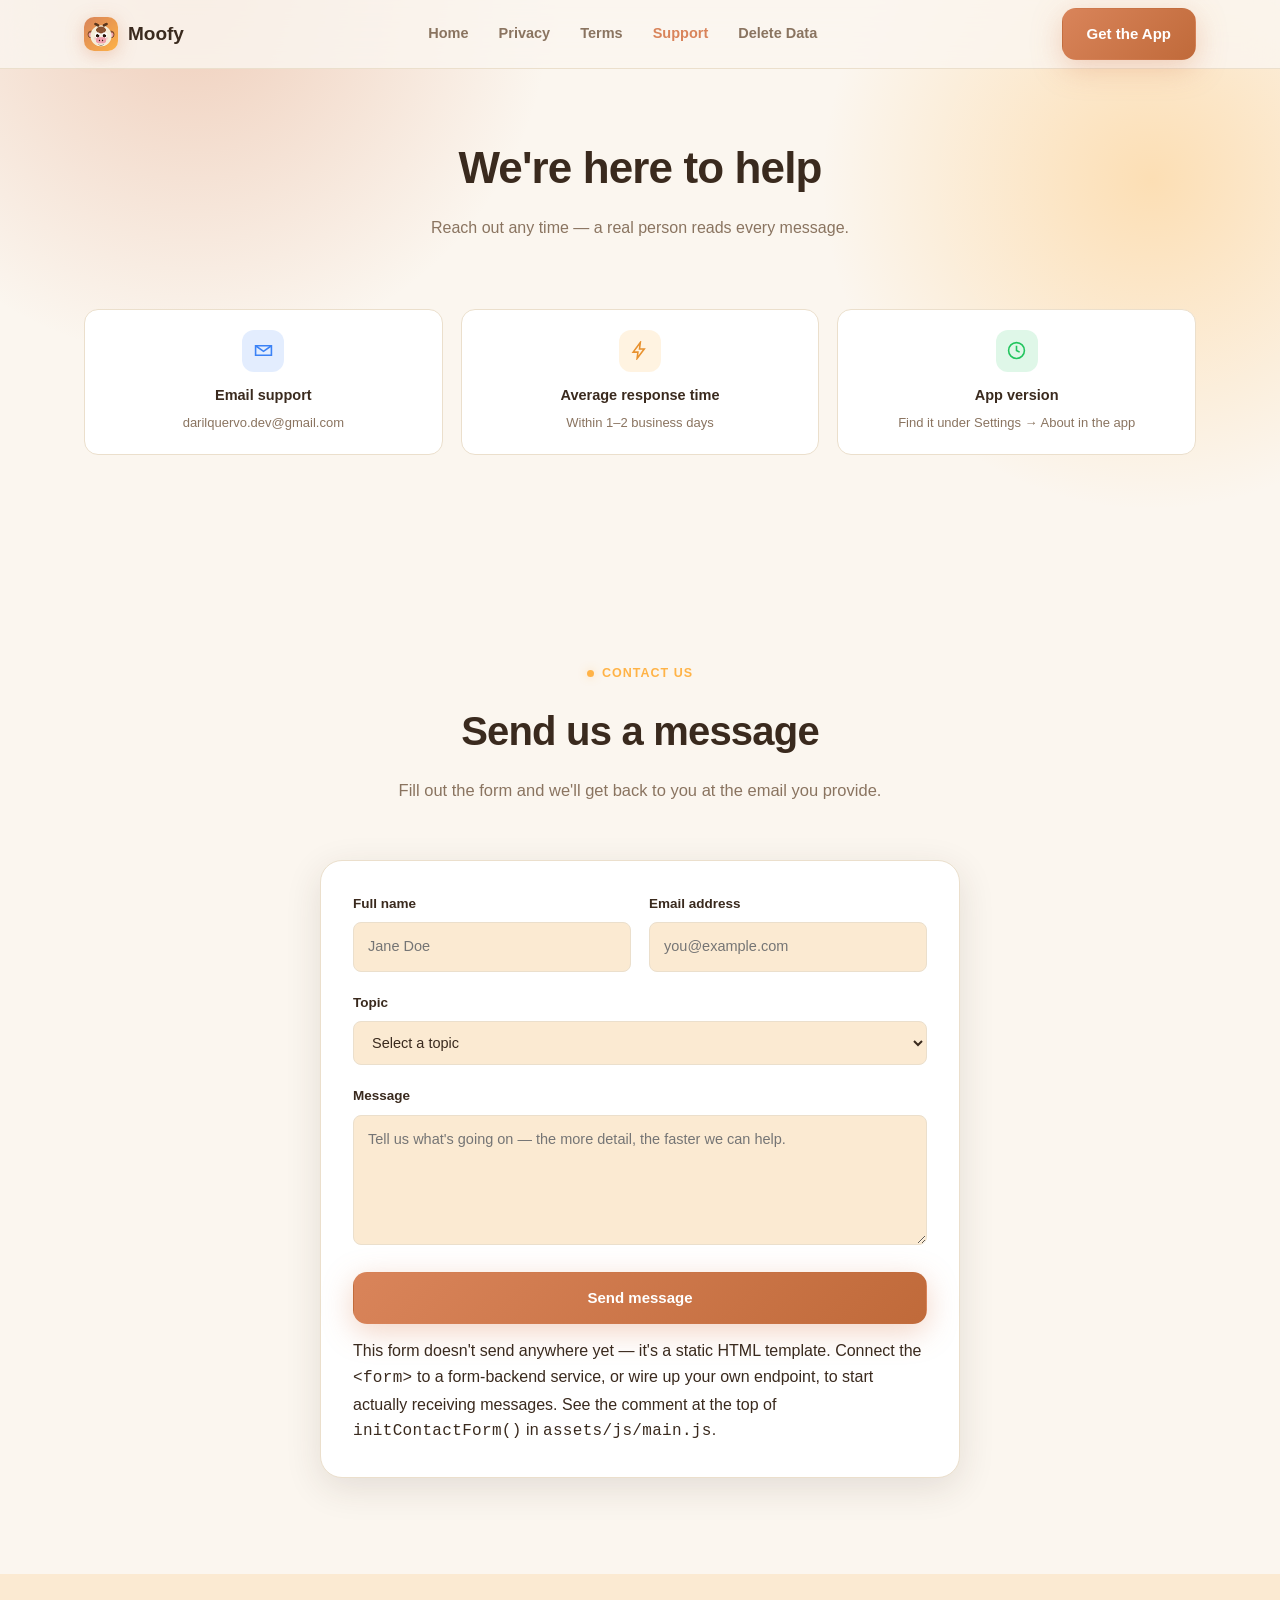
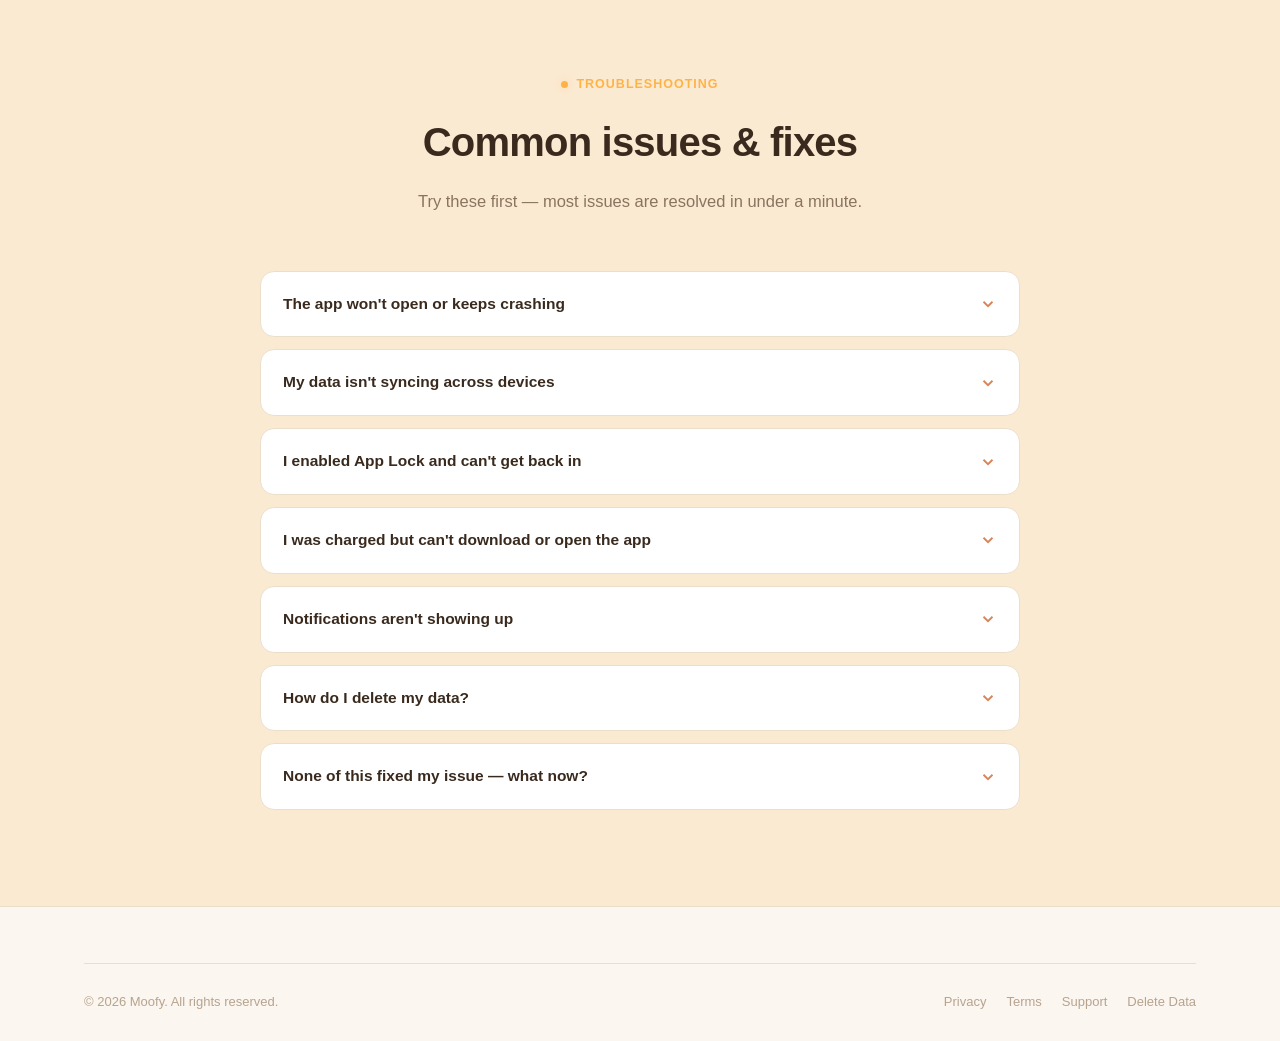
<file: support.html>
<!doctype html>
<html lang="en">
<head>
<meta charset="UTF-8" />
<meta name="viewport" content="width=device-width, initial-scale=1.0" />
<title>Support — Moofy</title>
<meta name="description" content="Get help with Moofy — contact support, browse troubleshooting steps, and find answers to common questions." />
<link rel="icon" href="assets/icon/favicon-32.png" sizes="32x32" />
<link rel="apple-touch-icon" href="assets/icon/moofy-icon-256.png" />
<link rel="stylesheet" href="assets/css/style.css" />
</head>
<body>

<nav class="site-nav">
  <div class="wrap">
    <a class="brand" href="index.html">
      <span class="brand-mark"><img src="assets/icon/moofy-icon-64.png" alt="" width="34" height="34" /></span>
      Moofy
    </a>
    <ul class="nav-links" id="nav-links">
      <li><a href="index.html">Home</a></li>
      <li><a href="privacy.html">Privacy</a></li>
      <li><a href="terms.html">Terms</a></li>
      <li><a href="support.html">Support</a></li>
      <li><a href="delete-account.html">Delete Data</a></li>
    </ul>
    <div class="nav-cta"><a class="btn btn-primary" href="index.html#download">Get the App</a></div>
    <button class="nav-toggle" aria-label="Toggle navigation menu" aria-expanded="false">
      <svg viewBox="0 0 24 24" fill="none" stroke="currentColor" stroke-width="2" stroke-linecap="round"><path d="M3 6h18M3 12h18M3 18h18" /></svg>
    </button>
  </div>
</nav>

<header class="page-hero">
  <div class="wrap">
    <h1>We're here to help</h1>
    <p class="updated" style="font-family:inherit;font-size:16px;color:var(--text-muted)">Reach out any time — a real person reads every message.</p>
  </div>
</header>

<!-- ==========================================================================
     QUICK CONTACT OPTIONS
     ========================================================================== -->
<section style="padding-top:20px">
  <div class="wrap">
    <div class="contact-card-grid">
      <div class="contact-card" data-reveal>
        <div class="icon-badge" style="background:color-mix(in srgb, var(--info) 14%, transparent)"><svg viewBox="0 0 24 24" fill="none" stroke="var(--info)" stroke-width="2"><path d="M22 6l-10 7L2 6"/><path d="M2 6h20v12H2z"/></svg></div>
        <h4>Email support</h4>
        <p><a class="inline-link" href="mailto:darilquervo.dev@gmail.com">darilquervo.dev@gmail.com</a></p>
      </div>
      <div class="contact-card" data-reveal>
        <div class="icon-badge" style="background:color-mix(in srgb, var(--gold) 16%, transparent)"><svg viewBox="0 0 24 24" fill="none" stroke="var(--gold-strong)" stroke-width="2"><path d="M13 2 4 14h6l-1 8 9-12h-6z"/></svg></div>
        <h4>Average response time</h4>
        <p>Within 1–2 business days</p>
      </div>
      <div class="contact-card" data-reveal>
        <div class="icon-badge" style="background:color-mix(in srgb, var(--good) 14%, transparent)"><svg viewBox="0 0 24 24" fill="none" stroke="var(--good)" stroke-width="2"><circle cx="12" cy="12" r="10"/><path d="M12 6v6l4 2"/></svg></div>
        <h4>App version</h4>
        <p>Find it under Settings → About in the app</p>
      </div>
    </div>
  </div>
</section>

<!-- ==========================================================================
     CONTACT FORM (HTML only — no backend wired up, see main.js comment)
     ========================================================================== -->
<section id="contact-form">
  <div class="wrap">
    <div class="section-head" data-reveal>
      <div class="kicker">Contact us</div>
      <h2>Send us a message</h2>
      <p>Fill out the form and we'll get back to you at the email you provide.</p>
    </div>

    <div style="max-width:640px;margin:0 auto" data-reveal>
      <form class="form-card" id="contact-form-el" novalidate>
        <div class="form-two-col">
          <div class="form-row">
            <label for="name">Full name</label>
            <input type="text" id="name" name="name" placeholder="Jane Doe" required />
          </div>
          <div class="form-row">
            <label for="email">Email address</label>
            <input type="email" id="email" name="email" placeholder="you@example.com" required />
          </div>
        </div>

        <div class="form-row">
          <label for="topic">Topic</label>
          <select id="topic" name="topic" required>
            <option value="" disabled selected>Select a topic</option>
            <option value="bug">Report a bug</option>
            <option value="feature">Feature request</option>
            <option value="account">Account issue</option>
            <option value="billing">Billing question</option>
            <option value="other">Something else</option>
          </select>
        </div>

        <div class="form-row">
          <label for="message">Message</label>
          <textarea id="message" name="message" placeholder="Tell us what's going on — the more detail, the faster we can help." required></textarea>
        </div>

        <button type="submit" class="btn btn-primary btn-block">Send message</button>

        <p class="form-row hint" style="margin-top:14px;margin-bottom:0;">
          This form doesn't send anywhere yet — it's a static HTML template. Connect the
          <code class="mono">&lt;form&gt;</code> to a form-backend service, or wire up your own
          endpoint, to start actually receiving messages. See the comment at the top of
          <code class="mono">initContactForm()</code> in <code class="mono">assets/js/main.js</code>.
        </p>

        <div class="form-status" id="contact-status" role="status"></div>
      </form>
    </div>
  </div>
</section>

<!-- ==========================================================================
     TROUBLESHOOTING FAQ
     ========================================================================== -->
<section style="background:var(--bg-elevated)">
  <div class="wrap">
    <div class="section-head" data-reveal>
      <div class="kicker">Troubleshooting</div>
      <h2>Common issues &amp; fixes</h2>
      <p>Try these first — most issues are resolved in under a minute.</p>
    </div>

    <div class="faq-list" data-reveal>
      <div class="faq-item">
        <button class="faq-question" aria-expanded="false">
          The app won't open or keeps crashing
          <svg class="chev" viewBox="0 0 24 24" fill="none" stroke="currentColor" stroke-width="2.5"><path d="M6 9l6 6 6-6"/></svg>
        </button>
        <div class="faq-answer"><div class="faq-answer-inner">
          Force-quit the app and reopen it. If that doesn't help, restart your device, then check
          the App Store or Google Play for a pending update. If the app still won't open, contact
          support with your device model and OS version so we can investigate.
        </div></div>
      </div>

      <div class="faq-item">
        <button class="faq-question" aria-expanded="false">
          My data isn't syncing across devices
          <svg class="chev" viewBox="0 0 24 24" fill="none" stroke="currentColor" stroke-width="2.5"><path d="M6 9l6 6 6-6"/></svg>
        </button>
        <div class="faq-answer"><div class="faq-answer-inner">
          Confirm both devices are connected to the internet and signed in to the same account.
          Pull down on the main screen to force a manual refresh. Sync can occasionally take a few
          minutes — if it's been longer than that, try signing out and back in.
        </div></div>
      </div>

      <div class="faq-item">
        <button class="faq-question" aria-expanded="false">
          I enabled App Lock and can't get back in
          <svg class="chev" viewBox="0 0 24 24" fill="none" stroke="currentColor" stroke-width="2.5"><path d="M6 9l6 6 6-6"/></svg>
        </button>
        <div class="faq-answer"><div class="faq-answer-inner">
          Moofy has no separate password — App Lock uses your device's own Face ID, Touch ID, or
          passcode. If Face ID/Touch ID isn't working, iOS automatically falls back to your device
          passcode. If you're still stuck, unlocking is handled entirely by iOS, so try restarting
          your device; contact support if that doesn't help.
        </div></div>
      </div>

      <div class="faq-item">
        <button class="faq-question" aria-expanded="false">
          I was charged but can't download or open the app
          <svg class="chev" viewBox="0 0 24 24" fill="none" stroke="currentColor" stroke-width="2.5"><path d="M6 9l6 6 6-6"/></svg>
        </button>
        <div class="faq-answer"><div class="faq-answer-inner">
          Moofy is a single one-time purchase, not a subscription or in-app unlock — there's nothing
          to "restore." Check your purchase history under your Apple ID (Settings → [your name] →
          Media &amp; Purchases) to confirm the purchase went through, then try downloading again
          from the App Store. If it still won't download, contact support and we'll help investigate.
        </div></div>
      </div>

      <div class="faq-item">
        <button class="faq-question" aria-expanded="false">
          Notifications aren't showing up
          <svg class="chev" viewBox="0 0 24 24" fill="none" stroke="currentColor" stroke-width="2.5"><path d="M6 9l6 6 6-6"/></svg>
        </button>
        <div class="faq-answer"><div class="faq-answer-inner">
          Check that notifications are enabled for the app in your device's system Settings, and
          that they're also turned on inside the app's own notification preferences.
        </div></div>
      </div>

      <div class="faq-item">
        <button class="faq-question" aria-expanded="false">
          How do I delete my data?
          <svg class="chev" viewBox="0 0 24 24" fill="none" stroke="currentColor" stroke-width="2.5"><path d="M6 9l6 6 6-6"/></svg>
        </button>
        <div class="faq-answer"><div class="faq-answer-inner">
          Moofy has no accounts — visit our <a class="inline-link" href="delete-account.html">Delete Data</a> page for
          step-by-step instructions on erasing everything directly in the app.
        </div></div>
      </div>

      <div class="faq-item">
        <button class="faq-question" aria-expanded="false">
          None of this fixed my issue — what now?
          <svg class="chev" viewBox="0 0 24 24" fill="none" stroke="currentColor" stroke-width="2.5"><path d="M6 9l6 6 6-6"/></svg>
        </button>
        <div class="faq-answer"><div class="faq-answer-inner">
          Use the <a class="inline-link" href="#contact-form">contact form</a> above or email us
          directly at <a class="inline-link" href="mailto:darilquervo.dev@gmail.com">darilquervo.dev@gmail.com</a> —
          include your device model, OS version, and app version so we can help as quickly as
          possible.
        </div></div>
      </div>
    </div>
  </div>
</section>

<footer class="site-footer">
  <div class="wrap">
    <div class="footer-bottom">
      <span>© <span data-year></span> Moofy. All rights reserved.</span>
      <ul style="display:flex;gap:20px;list-style:none;padding:0;margin:0;">
        <li><a href="privacy.html">Privacy</a></li>
        <li><a href="terms.html">Terms</a></li>
        <li><a href="support.html">Support</a></li>
        <li><a href="delete-account.html">Delete Data</a></li>
      </ul>
    </div>
  </div>
</footer>

<script src="assets/js/main.js"></script>
</body>
</html>
</file>
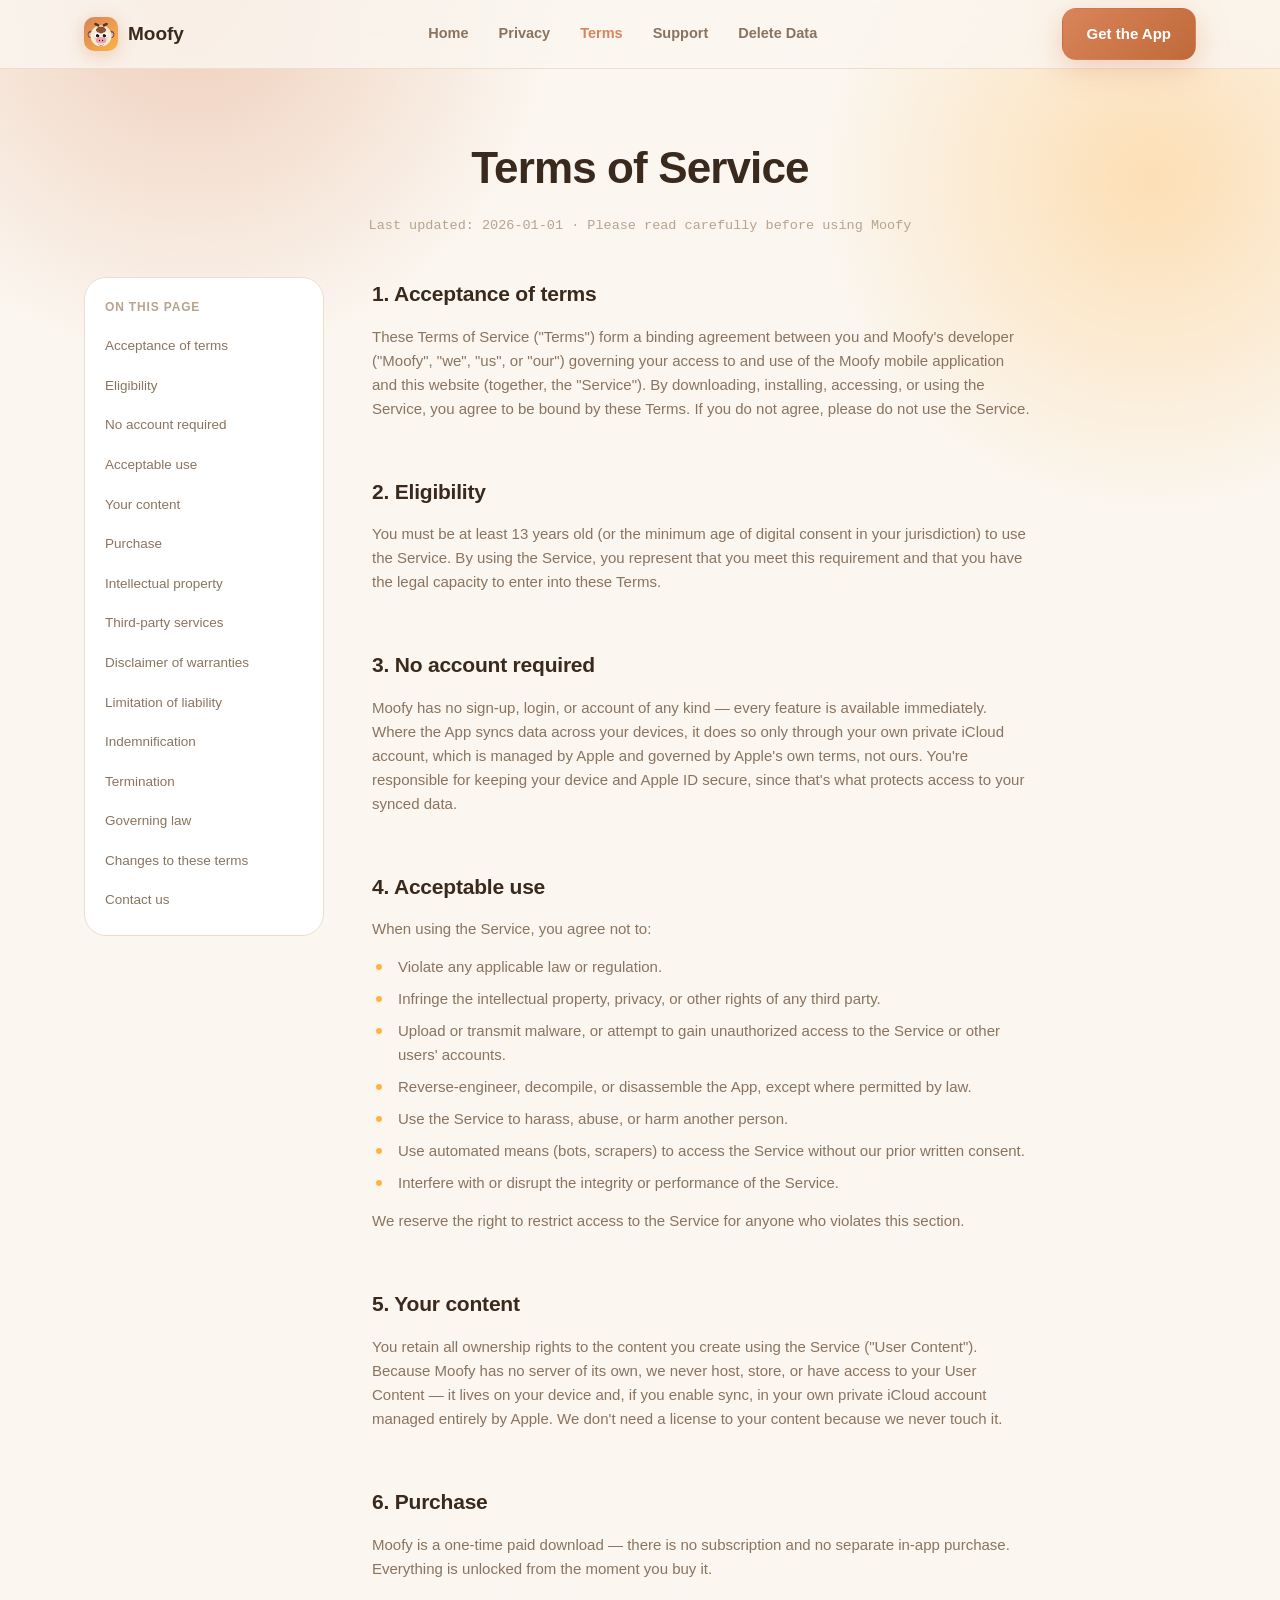
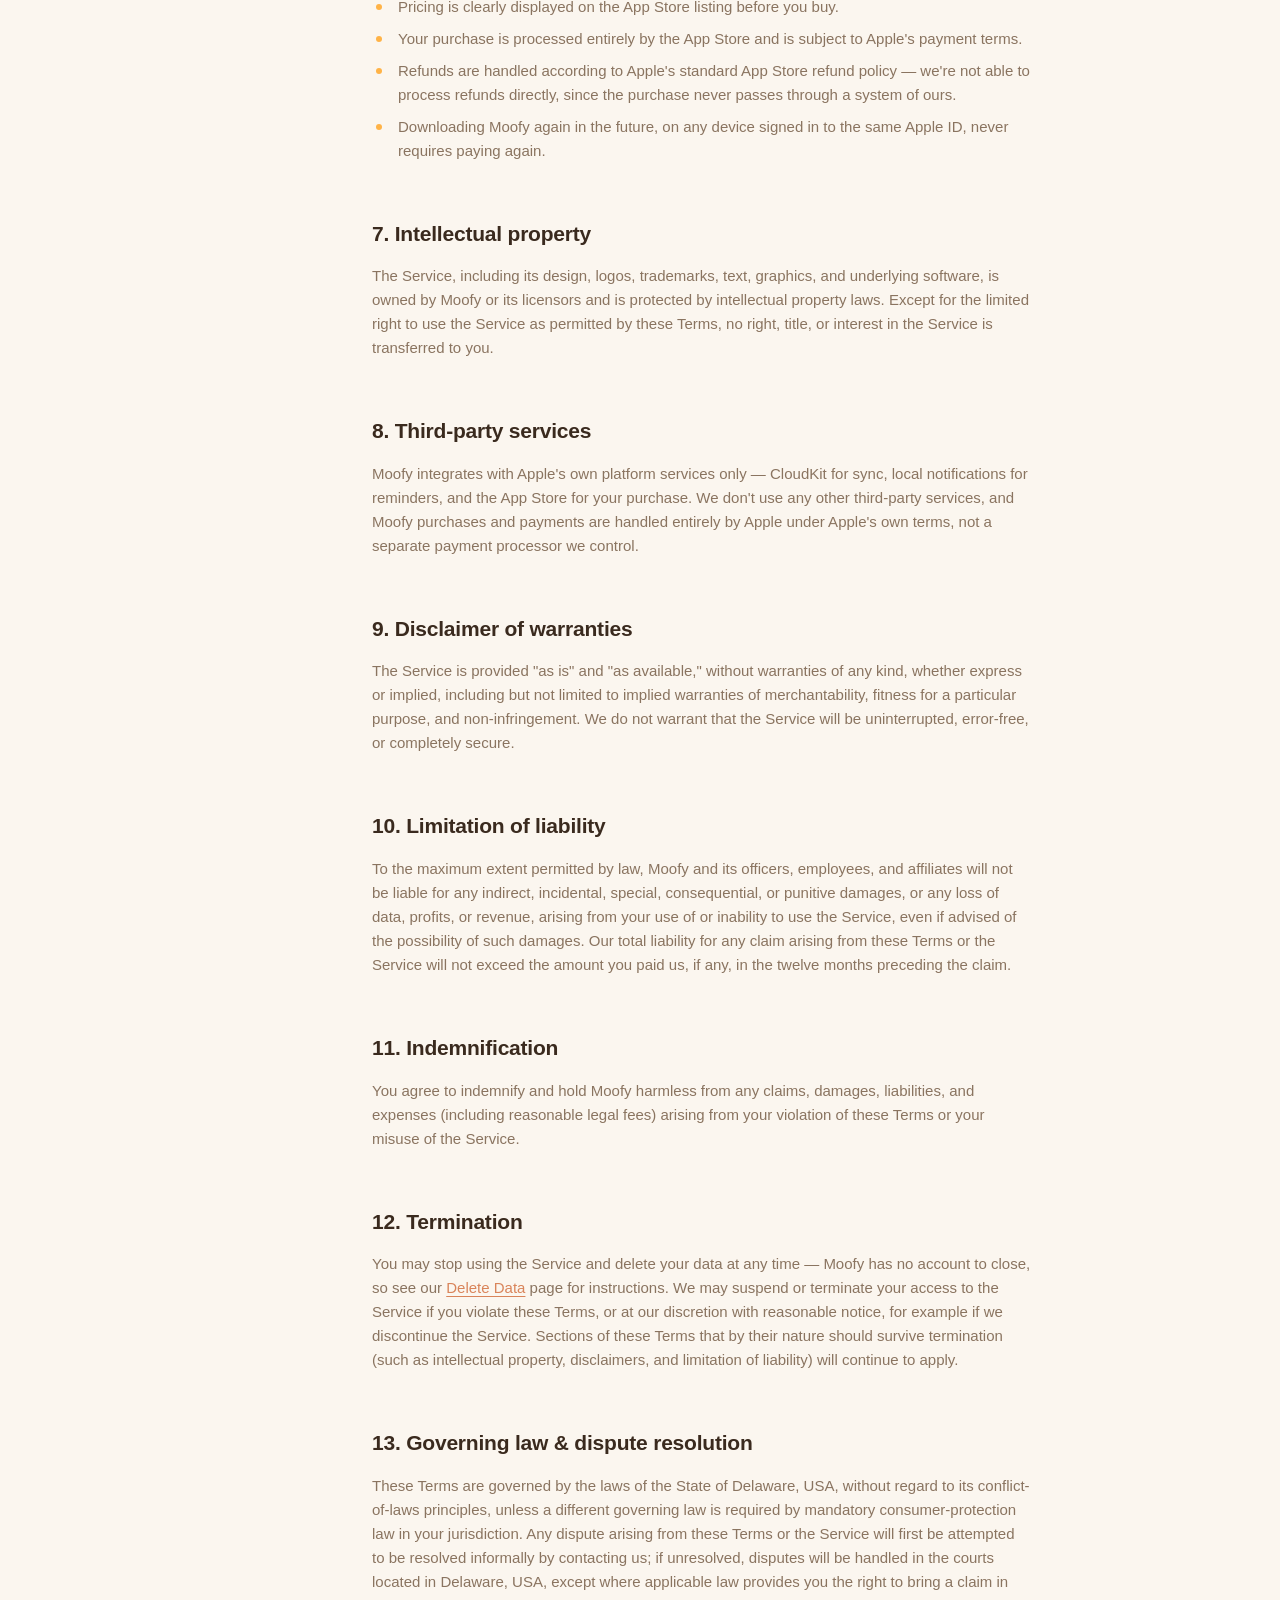
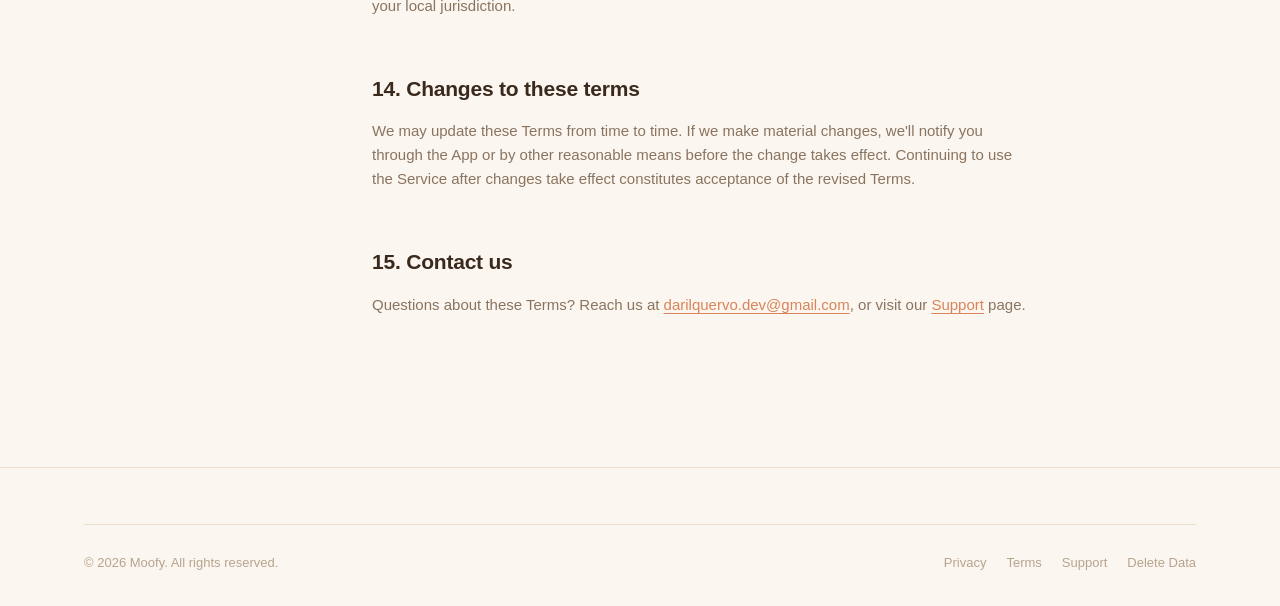
<file: terms.html>
<!doctype html>
<html lang="en">
<head>
<meta charset="UTF-8" />
<meta name="viewport" content="width=device-width, initial-scale=1.0" />
<title>Terms of Service — Moofy</title>
<meta name="description" content="The terms and conditions that govern your use of the Moofy app and website." />
<link rel="icon" href="assets/icon/favicon-32.png" sizes="32x32" />
<link rel="apple-touch-icon" href="assets/icon/moofy-icon-256.png" />
<link rel="stylesheet" href="assets/css/style.css" />
</head>
<body>

<nav class="site-nav">
  <div class="wrap">
    <a class="brand" href="index.html">
      <span class="brand-mark"><img src="assets/icon/moofy-icon-64.png" alt="" width="34" height="34" /></span>
      Moofy
    </a>
    <ul class="nav-links" id="nav-links">
      <li><a href="index.html">Home</a></li>
      <li><a href="privacy.html">Privacy</a></li>
      <li><a href="terms.html">Terms</a></li>
      <li><a href="support.html">Support</a></li>
      <li><a href="delete-account.html">Delete Data</a></li>
    </ul>
    <div class="nav-cta"><a class="btn btn-primary" href="index.html#download">Get the App</a></div>
    <button class="nav-toggle" aria-label="Toggle navigation menu" aria-expanded="false">
      <svg viewBox="0 0 24 24" fill="none" stroke="currentColor" stroke-width="2" stroke-linecap="round"><path d="M3 6h18M3 12h18M3 18h18" /></svg>
    </button>
  </div>
</nav>

<header class="page-hero">
  <div class="wrap">
    <h1>Terms of Service</h1>
    <p class="updated">Last updated: <span data-year></span>-01-01 · Please read carefully before using Moofy</p>
  </div>
</header>

<section style="padding-top:0">
  <div class="wrap legal-layout">

    <aside class="legal-toc" aria-label="Table of contents">
      <h4>On this page</h4>
      <ul>
        <li><a href="#acceptance">Acceptance of terms</a></li>
        <li><a href="#eligibility">Eligibility</a></li>
        <li><a href="#accounts">No account required</a></li>
        <li><a href="#acceptable-use">Acceptable use</a></li>
        <li><a href="#user-content">Your content</a></li>
        <li><a href="#subscriptions">Purchase</a></li>
        <li><a href="#ip">Intellectual property</a></li>
        <li><a href="#third-party-links">Third-party services</a></li>
        <li><a href="#disclaimer">Disclaimer of warranties</a></li>
        <li><a href="#liability">Limitation of liability</a></li>
        <li><a href="#indemnification">Indemnification</a></li>
        <li><a href="#termination">Termination</a></li>
        <li><a href="#governing-law">Governing law</a></li>
        <li><a href="#changes-terms">Changes to these terms</a></li>
        <li><a href="#contact-terms">Contact us</a></li>
      </ul>
    </aside>

    <div class="legal-content">

      <section id="acceptance">
        <h2>1. Acceptance of terms</h2>
        <p>
          These Terms of Service ("Terms") form a binding agreement between you and Moofy's developer
          ("Moofy", "we", "us", or "our") governing your access to and use of the Moofy mobile
          application and this website (together, the "Service"). By downloading, installing,
          accessing, or using the Service, you agree to be bound by these Terms. If you do not
          agree, please do not use the Service.
        </p>
      </section>

      <section id="eligibility">
        <h2>2. Eligibility</h2>
        <p>
          You must be at least 13 years old (or the minimum age of digital consent in your
          jurisdiction) to use the Service. By using the Service, you represent that you meet
          this requirement and that you have the legal capacity to enter into these Terms.
        </p>
      </section>

      <section id="accounts">
        <h2>3. No account required</h2>
        <p>
          Moofy has no sign-up, login, or account of any kind — every feature is available
          immediately. Where the App syncs data across your devices, it does so only through your
          own private iCloud account, which is managed by Apple and governed by Apple's own terms,
          not ours. You're responsible for keeping your device and Apple ID secure, since that's
          what protects access to your synced data.
        </p>
      </section>

      <section id="acceptable-use">
        <h2>4. Acceptable use</h2>
        <p>When using the Service, you agree not to:</p>
        <ul>
          <li>Violate any applicable law or regulation.</li>
          <li>Infringe the intellectual property, privacy, or other rights of any third party.</li>
          <li>Upload or transmit malware, or attempt to gain unauthorized access to the Service or other users' accounts.</li>
          <li>Reverse-engineer, decompile, or disassemble the App, except where permitted by law.</li>
          <li>Use the Service to harass, abuse, or harm another person.</li>
          <li>Use automated means (bots, scrapers) to access the Service without our prior written consent.</li>
          <li>Interfere with or disrupt the integrity or performance of the Service.</li>
        </ul>
        <p>We reserve the right to restrict access to the Service for anyone who violates this section.</p>
      </section>

      <section id="user-content">
        <h2>5. Your content</h2>
        <p>
          You retain all ownership rights to the content you create using the Service ("User
          Content"). Because Moofy has no server of its own, we never host, store, or have access to
          your User Content — it lives on your device and, if you enable sync, in your own private
          iCloud account managed entirely by Apple. We don't need a license to your content because
          we never touch it.
        </p>
      </section>

      <section id="subscriptions">
        <h2>6. Purchase</h2>
        <p>
          Moofy is a one-time paid download — there is no subscription and no separate in-app
          purchase. Everything is unlocked from the moment you buy it.
        </p>
        <ul>
          <li>Pricing is clearly displayed on the App Store listing before you buy.</li>
          <li>Your purchase is processed entirely by the App Store and is subject to Apple's payment terms.</li>
          <li>Refunds are handled according to Apple's standard App Store refund policy — we're not able to process refunds directly, since the purchase never passes through a system of ours.</li>
          <li>Downloading Moofy again in the future, on any device signed in to the same Apple ID, never requires paying again.</li>
        </ul>
      </section>

      <section id="ip">
        <h2>7. Intellectual property</h2>
        <p>
          The Service, including its design, logos, trademarks, text, graphics, and underlying
          software, is owned by Moofy or its licensors and is protected by intellectual property
          laws. Except for the limited right to use the Service as permitted by these Terms, no
          right, title, or interest in the Service is transferred to you.
        </p>
      </section>

      <section id="third-party-links">
        <h2>8. Third-party services</h2>
        <p>
          Moofy integrates with Apple's own platform services only — CloudKit for sync, local
          notifications for reminders, and the App Store for your purchase. We don't use any other
          third-party services, and Moofy purchases and payments are handled entirely by Apple under
          Apple's own terms, not a separate payment processor we control.
        </p>
      </section>

      <section id="disclaimer">
        <h2>9. Disclaimer of warranties</h2>
        <p>
          The Service is provided "as is" and "as available," without warranties of any kind,
          whether express or implied, including but not limited to implied warranties of
          merchantability, fitness for a particular purpose, and non-infringement. We do not
          warrant that the Service will be uninterrupted, error-free, or completely secure.
        </p>
      </section>

      <section id="liability">
        <h2>10. Limitation of liability</h2>
        <p>
          To the maximum extent permitted by law, Moofy and its officers, employees, and affiliates
          will not be liable for any indirect, incidental, special, consequential, or punitive
          damages, or any loss of data, profits, or revenue, arising from your use of or inability
          to use the Service, even if advised of the possibility of such damages. Our total
          liability for any claim arising from these Terms or the Service will not exceed the
          amount you paid us, if any, in the twelve months preceding the claim.
        </p>
      </section>

      <section id="indemnification">
        <h2>11. Indemnification</h2>
        <p>
          You agree to indemnify and hold Moofy harmless from any claims, damages, liabilities, and
          expenses (including reasonable legal fees) arising from your violation of these Terms or
          your misuse of the Service.
        </p>
      </section>

      <section id="termination">
        <h2>12. Termination</h2>
        <p>
          You may stop using the Service and delete your data at any time — Moofy has no account
          to close, so see our <a class="inline-link" href="delete-account.html">Delete Data</a>
          page for instructions. We may suspend or terminate your access to the Service if you violate
          these Terms, or at our discretion with reasonable notice, for example if we discontinue
          the Service. Sections of these Terms that by their nature should survive termination
          (such as intellectual property, disclaimers, and limitation of liability) will continue
          to apply.
        </p>
      </section>

      <section id="governing-law">
        <h2>13. Governing law &amp; dispute resolution</h2>
        <p>
          These Terms are governed by the laws of the State of Delaware, USA, without regard to
          its conflict-of-laws principles, unless a different governing law is required by
          mandatory consumer-protection law in your jurisdiction. Any dispute arising from these
          Terms or the Service will first be attempted to be resolved informally by contacting us;
          if unresolved, disputes will be handled in the courts located in Delaware, USA, except
          where applicable law provides you the right to bring a claim in your local jurisdiction.
        </p>
      </section>

      <section id="changes-terms">
        <h2>14. Changes to these terms</h2>
        <p>
          We may update these Terms from time to time. If we make material changes, we'll notify
          you through the App or by other reasonable means before the change takes effect.
          Continuing to use the Service after changes take effect constitutes acceptance of the
          revised Terms.
        </p>
      </section>

      <section id="contact-terms">
        <h2>15. Contact us</h2>
        <p>Questions about these Terms? Reach us at <a class="inline-link" href="mailto:darilquervo.dev@gmail.com">darilquervo.dev@gmail.com</a>, or visit our <a class="inline-link" href="support.html">Support</a> page.</p>
      </section>

    </div>
  </div>
</section>

<footer class="site-footer">
  <div class="wrap">
    <div class="footer-bottom">
      <span>© <span data-year></span> Moofy. All rights reserved.</span>
      <ul style="display:flex;gap:20px;list-style:none;padding:0;margin:0;">
        <li><a href="privacy.html">Privacy</a></li>
        <li><a href="terms.html">Terms</a></li>
        <li><a href="support.html">Support</a></li>
        <li><a href="delete-account.html">Delete Data</a></li>
      </ul>
    </div>
  </div>
</footer>

<script src="assets/js/main.js"></script>
</body>
</html>
</file>
<file: assets/css/style.css>
/* ==========================================================================
   Moofy — Marketing Website
   Theme: matches the real app (AppTheme.swift) — warm cream + terracotta,
   with the same semantic colors (income green, expense red, savings purple)
   used throughout the app itself. Light by default; dark via prefers-color-scheme,
   same as the app's own light/dark support.
   Vanilla CSS only — no build step, no framework, safe to deploy anywhere.
   ========================================================================== */

/* ---- Design tokens ------------------------------------------------------ */
:root {
  /* Base surfaces — matches MoofyBackground / MoofyCard (light) */
  --bg: #fbf6ef;
  --bg-elevated: #fbead2;
  --surface: #ffffff;
  --surface-2: #fbead2;
  --border: #ebdfcc;

  /* Text */
  --text: #3a2a1e;
  --text-muted: #8a7460;
  --text-faint: #b7a48f;

  /* Brand — matches MoofyPrimary → MoofyGradientEnd */
  --accent: #d9845a;
  --accent-strong: #c06a3a;
  --accent-glow: rgba(217, 132, 90, 0.35);
  --gold: #ffb347;
  --gold-strong: #e8912e;
  --gold-glow: rgba(255, 179, 71, 0.35);

  /* Semantic — matches AppTheme.Colors exactly */
  --good: #22c55e;
  --bad: #ef4444;
  --info: #3b82f6;
  --saving: #8b5cf6;

  --nav-overlay: rgba(251, 246, 239, 0.82);
  --radius-sm: 8px;
  --radius-md: 14px;
  --radius-lg: 22px;
  --shadow-card: 0 10px 36px rgba(58, 42, 30, 0.12);
  --max-width: 1160px;
  color-scheme: light;
}

@media (prefers-color-scheme: dark) {
  :root {
    /* Matches MoofyBackground / MoofyCard (dark) */
    --bg: #1b140f;
    --bg-elevated: #2e2116;
    --surface: #2a2220;
    --surface-2: #3e2c1e;
    --border: #3a2c20;

    --text: #f3e8d9;
    --text-muted: #b7a088;
    --text-faint: #8a7460;

    --accent: #e39566;
    --accent-strong: #efad82;
    --accent-glow: rgba(227, 149, 102, 0.35);
    --gold: #ffb347;
    --gold-strong: #ffc670;
    --gold-glow: rgba(255, 179, 71, 0.28);

    --good: #57c67f;
    --bad: #f87171;
    --info: #60a5fa;
    --saving: #a78bfa;

    --nav-overlay: rgba(27, 20, 15, 0.82);
    --shadow-card: 0 10px 40px rgba(0, 0, 0, 0.4);
    color-scheme: dark;
  }
}

/* ---- Reset --------------------------------------------------------------- */
*, *::before, *::after { box-sizing: border-box; }
html { scroll-behavior: smooth; }
body {
  margin: 0;
  background: var(--bg);
  color: var(--text);
  font-family: -apple-system, BlinkMacSystemFont, "Segoe UI", Roboto, Helvetica, Arial, sans-serif;
  line-height: 1.6;
  -webkit-font-smoothing: antialiased;
  overflow-x: hidden;
}
img, svg { max-width: 100%; display: block; }
a { color: inherit; text-decoration: none; }
ul { margin: 0; padding: 0; list-style: none; }
h1, h2, h3, h4, p { margin: 0; }
button { font: inherit; cursor: pointer; }

/* Background: subtle radial glow field, fixed so it doesn't repeat per section */
body {
  background-image:
    radial-gradient(600px circle at 15% 0%, var(--accent-glow), transparent 60%),
    radial-gradient(600px circle at 90% 20%, var(--gold-glow), transparent 55%);
  background-attachment: fixed;
  background-repeat: no-repeat;
}

.wrap {
  max-width: var(--max-width);
  margin: 0 auto;
  padding: 0 24px;
}

.mono {
  font-family: ui-monospace, SFMono-Regular, Menlo, Consolas, monospace;
  letter-spacing: 0.02em;
}

/* ---- Buttons -------------------------------------------------------------- */
.btn {
  display: inline-flex;
  align-items: center;
  justify-content: center;
  gap: 8px;
  padding: 13px 24px;
  border-radius: var(--radius-md);
  font-weight: 700;
  font-size: 15px;
  border: 1px solid transparent;
  transition: transform 0.18s ease, box-shadow 0.18s ease, border-color 0.18s ease;
  white-space: nowrap;
}
.btn:hover { transform: translateY(-2px); }

.btn-primary {
  background: linear-gradient(135deg, var(--accent) 0%, var(--accent-strong) 100%);
  color: #ffffff;
  box-shadow: 0 8px 30px var(--accent-glow);
}
.btn-primary:hover { box-shadow: 0 12px 40px var(--accent-glow); }

.btn-accent {
  background: linear-gradient(135deg, var(--gold) 0%, var(--gold-strong) 100%);
  color: #10131f;
  box-shadow: 0 8px 30px var(--gold-glow);
}
.btn-accent:hover { box-shadow: 0 12px 40px var(--gold-glow); }

.btn-ghost {
  background: var(--surface);
  color: var(--text);
  border-color: var(--border);
}
.btn-ghost:hover { border-color: var(--accent); }

.btn-block { width: 100%; }

/* Store badges (drawn in CSS/SVG — no external image dependency) */
.store-badges { display: flex; flex-wrap: wrap; gap: 14px; }
.store-badge {
  display: inline-flex;
  align-items: center;
  gap: 10px;
  padding: 11px 20px;
  border-radius: var(--radius-md);
  background: var(--surface-2);
  border: 1px solid var(--border);
  transition: border-color 0.18s ease, transform 0.18s ease;
}
.store-badge:hover { border-color: var(--accent); transform: translateY(-2px); }
.store-badge svg { width: 22px; height: 22px; flex-shrink: 0; }
.store-badge .store-text { display: flex; flex-direction: column; line-height: 1.15; }
.store-badge .store-text small { font-size: 10.5px; color: var(--text-muted); text-transform: uppercase; letter-spacing: 0.06em; }
.store-badge .store-text strong { font-size: 15.5px; }

/* ---- Nav ------------------------------------------------------------------ */
.site-nav {
  position: sticky;
  top: 0;
  z-index: 50;
  background: var(--nav-overlay);
  backdrop-filter: blur(16px);
  -webkit-backdrop-filter: blur(16px);
  border-bottom: 1px solid var(--border);
}
.site-nav .wrap {
  display: flex;
  align-items: center;
  justify-content: space-between;
  height: 68px;
}
.brand {
  display: flex;
  align-items: center;
  gap: 10px;
  font-weight: 800;
  font-size: 19px;
}
.brand-mark {
  width: 34px;
  height: 34px;
  border-radius: 10px;
  display: flex;
  align-items: center;
  justify-content: center;
  box-shadow: 0 4px 18px var(--accent-glow);
  flex-shrink: 0;
  overflow: hidden;
}
.brand-mark img { width: 100%; height: 100%; object-fit: cover; display: block; }

.nav-links {
  display: flex;
  align-items: center;
  gap: 30px;
  font-size: 14.5px;
  font-weight: 600;
  color: var(--text-muted);
}
.nav-links a:hover { color: var(--text); }
.nav-links a.active { color: var(--accent); }

.nav-cta { display: flex; align-items: center; gap: 12px; }
.nav-toggle {
  display: none;
  background: transparent;
  border: 1px solid var(--border);
  border-radius: 8px;
  width: 40px;
  height: 40px;
  align-items: center;
  justify-content: center;
  color: var(--text);
}
.nav-toggle svg { width: 20px; height: 20px; }

@media (max-width: 860px) {
  .nav-links {
    position: fixed; inset: 68px 0 0 0; height: calc(100vh - 68px);
    flex-direction: column; align-items: flex-start; gap: 4px;
    background: var(--bg-elevated); padding: 20px 24px;
    transform: translateX(100%); transition: transform 0.25s ease;
    overflow-y: auto;
  }
  .nav-links.open { transform: translateX(0); }
  .nav-links a { width: 100%; padding: 14px 0; border-bottom: 1px solid var(--border); }
  .nav-cta { display: none; }
  .nav-toggle { display: inline-flex; }
}

/* ---- Sections -------------------------------------------------------------- */
section { padding: 96px 0; position: relative; }
.section-head { max-width: 640px; margin: 0 auto 56px; text-align: center; }
.kicker {
  display: inline-flex; align-items: center; gap: 8px;
  font-size: 12.5px; font-weight: 700; letter-spacing: 0.08em; text-transform: uppercase;
  color: var(--gold); margin-bottom: 16px;
}
.kicker::before { content: ""; width: 7px; height: 7px; border-radius: 50%; background: var(--gold); box-shadow: 0 0 10px var(--gold-glow); }
.section-head h2 { font-size: clamp(28px, 3.6vw, 40px); letter-spacing: -0.02em; margin-bottom: 14px; }
.section-head p { font-size: 16.5px; color: var(--text-muted); }

/* ---- Hero -------------------------------------------------------------- */
.hero { padding: 88px 0 60px; overflow: hidden; }
.hero-grid {
  display: grid; grid-template-columns: 1.05fr 0.95fr; gap: 60px; align-items: center;
}
@media (max-width: 900px) { .hero-grid { grid-template-columns: 1fr; gap: 48px; } }

.hero-title {
  font-size: clamp(38px, 5.4vw, 60px); line-height: 1.05; letter-spacing: -0.025em;
  margin-bottom: 20px;
}
.hero-title .gradient-text {
  background: linear-gradient(120deg, var(--accent) 0%, var(--gold) 100%);
  -webkit-background-clip: text; background-clip: text; color: transparent;
}
.hero-sub { font-size: 18px; color: var(--text-muted); max-width: 48ch; margin-bottom: 34px; }
.hero-actions { display: flex; flex-wrap: wrap; gap: 14px; margin-bottom: 30px; }
.hero-meta { display: flex; flex-wrap: wrap; gap: 24px; font-size: 13.5px; color: var(--text-muted); }
.hero-meta span { display: flex; align-items: center; gap: 7px; }
.hero-meta svg { width: 15px; height: 15px; color: var(--good); flex-shrink: 0; }

/* Phone mockup — pure CSS, no external image assets required */
.phone-stage { display: flex; justify-content: center; position: relative; }
.phone-glow {
  position: absolute; width: 340px; height: 340px; border-radius: 50%;
  background: radial-gradient(circle, var(--accent-glow), transparent 70%);
  filter: blur(10px); z-index: 0;
}
.phone {
  position: relative; z-index: 1;
  width: 270px; border-radius: 46px; background: #100a07;
  padding: 14px; box-shadow: var(--shadow-card), 0 0 60px var(--accent-glow);
  border: 1px solid #2a1f18;
}
.phone-screen {
  border-radius: 34px; overflow: hidden; background: var(--bg-elevated);
  aspect-ratio: 9 / 19.5; display: flex; flex-direction: column;
}
/* Real screenshots already include the status bar/Dynamic Island baked in,
   so they render directly — no separate notch overlay needed on top. */
.phone-screen img {
  width: 100%; height: 100%; object-fit: cover; object-position: top; display: block;
}

.hero-float {
  position: absolute; z-index: 2; display: flex; align-items: center; gap: 8px;
  background: var(--surface); border: 1px solid var(--border); border-radius: 14px;
  padding: 10px 14px; font-size: 12.5px; font-weight: 700; box-shadow: var(--shadow-card);
}
.hero-float.a { top: 10%; left: -6%; color: var(--gold); }
.hero-float.b { bottom: 14%; right: -8%; color: var(--good); }
@media (max-width: 900px) { .hero-float { display: none; } }

/* ---- Trust bar ----------------------------------------------------------- */
.trust-bar { padding: 32px 0; border-top: 1px solid var(--border); border-bottom: 1px solid var(--border); }
.trust-bar .wrap { display: flex; flex-wrap: wrap; justify-content: center; gap: 40px; }
.trust-item { display: flex; align-items: center; gap: 10px; color: var(--text-muted); font-size: 14px; font-weight: 600; }
.trust-item svg { width: 18px; height: 18px; color: var(--accent); }

/* ---- Features -------------------------------------------------------------- */
.features-grid { display: grid; grid-template-columns: repeat(3, 1fr); gap: 22px; }
@media (max-width: 900px) { .features-grid { grid-template-columns: repeat(2, 1fr); } }
@media (max-width: 600px) { .features-grid { grid-template-columns: 1fr; } }

.feature-card {
  background: var(--surface); border: 1px solid var(--border); border-radius: var(--radius-lg);
  padding: 28px; transition: border-color 0.2s ease, transform 0.2s ease;
}
.feature-card:hover { border-color: var(--accent); transform: translateY(-3px); }
.feature-icon {
  width: 48px; height: 48px; border-radius: 14px; display: flex; align-items: center; justify-content: center;
  margin-bottom: 18px;
}
.feature-icon svg { width: 22px; height: 22px; }
.feature-card h3 { font-size: 17px; margin-bottom: 10px; letter-spacing: -0.01em; }
.feature-card p { font-size: 14.5px; color: var(--text-muted); }

/* ---- Screenshots ------------------------------------------------------------ */
.screens-strip {
  display: flex; gap: 26px; overflow-x: auto; padding: 12px 4px 30px;
  scroll-snap-type: x proximity;
}
.screens-strip .phone { flex-shrink: 0; scroll-snap-align: center; width: 230px; }

/* ---- Steps / How it works ---------------------------------------------------- */
.steps-grid { display: grid; grid-template-columns: repeat(4, 1fr); gap: 22px; }
@media (max-width: 900px) { .steps-grid { grid-template-columns: repeat(2, 1fr); } }
@media (max-width: 560px) { .steps-grid { grid-template-columns: 1fr; } }
.step-card { position: relative; padding: 26px 22px; background: var(--surface); border: 1px solid var(--border); border-radius: var(--radius-lg); }
.step-num {
  font-family: ui-monospace, monospace; font-size: 13px; font-weight: 700; color: var(--gold);
  margin-bottom: 14px; display: inline-block;
}
.step-card h3 { font-size: 15.5px; margin-bottom: 8px; }
.step-card p { font-size: 13.5px; color: var(--text-muted); }

/* ---- Pricing-ish CTA band ----------------------------------------------------- */
.cta-band {
  background: linear-gradient(135deg, var(--surface) 0%, var(--surface-2) 100%);
  border: 1px solid var(--border); border-radius: 28px; padding: 56px 40px; text-align: center;
  box-shadow: var(--shadow-card);
}
.cta-band h2 { font-size: clamp(26px, 3.4vw, 36px); margin-bottom: 14px; letter-spacing: -0.02em; }
.cta-band p { color: var(--text-muted); font-size: 16px; margin-bottom: 30px; max-width: 52ch; margin-left: auto; margin-right: auto; }
.cta-band .store-badges { justify-content: center; }

/* ---- FAQ (accordion) ---------------------------------------------------------- */
.faq-list { max-width: 760px; margin: 0 auto; display: flex; flex-direction: column; gap: 12px; }
.faq-item { background: var(--surface); border: 1px solid var(--border); border-radius: var(--radius-md); overflow: hidden; }
.faq-question {
  width: 100%; display: flex; align-items: center; justify-content: space-between; gap: 16px;
  padding: 20px 22px; background: transparent; border: none; color: var(--text);
  font-size: 15.5px; font-weight: 700; text-align: left;
}
.faq-question .chev { width: 18px; height: 18px; color: var(--accent); transition: transform 0.25s ease; flex-shrink: 0; }
.faq-item.open .faq-question .chev { transform: rotate(180deg); }
.faq-answer { max-height: 0; overflow: hidden; transition: max-height 0.3s ease; }
.faq-answer-inner { padding: 0 22px 20px; color: var(--text-muted); font-size: 14.5px; line-height: 1.65; }
.faq-item.open .faq-answer { max-height: 400px; }

/* ---- Footer -------------------------------------------------------------------- */
.site-footer { border-top: 1px solid var(--border); padding: 56px 0 32px; }
.footer-grid { display: grid; grid-template-columns: 1.4fr repeat(3, 1fr); gap: 40px; margin-bottom: 44px; }
@media (max-width: 760px) { .footer-grid { grid-template-columns: 1fr 1fr; } }
.footer-brand p { color: var(--text-muted); font-size: 14px; margin-top: 14px; max-width: 32ch; }
.footer-col h4 { font-size: 12.5px; text-transform: uppercase; letter-spacing: 0.08em; color: var(--text-faint); margin-bottom: 16px; }
.footer-col ul { display: flex; flex-direction: column; gap: 11px; }
.footer-col a { font-size: 14.5px; color: var(--text-muted); }
.footer-col a:hover { color: var(--accent); }
.footer-bottom {
  display: flex; flex-wrap: wrap; align-items: center; justify-content: space-between; gap: 14px;
  padding-top: 28px; border-top: 1px solid var(--border);
  font-size: 13px; color: var(--text-faint);
}
.footer-social { display: flex; gap: 12px; }
.footer-social a {
  width: 34px; height: 34px; border-radius: 9px; background: var(--surface); border: 1px solid var(--border);
  display: flex; align-items: center; justify-content: center;
}
.footer-social a:hover { border-color: var(--accent); }
.footer-social svg { width: 15px; height: 15px; }

/* ==========================================================================
   Legal / content pages (Privacy, Terms, Support, Delete Account)
   ========================================================================== */
.page-hero { padding: 64px 0 40px; text-align: center; }
.page-hero h1 { font-size: clamp(30px, 4.2vw, 44px); letter-spacing: -0.02em; margin-bottom: 12px; }
.page-hero p.updated { color: var(--text-faint); font-size: 13.5px; font-family: ui-monospace, monospace; }

.legal-layout { display: grid; grid-template-columns: 240px 1fr; gap: 48px; align-items: start; }
@media (max-width: 860px) { .legal-layout { grid-template-columns: 1fr; } }

.legal-toc {
  position: sticky; top: 96px;
  background: var(--surface); border: 1px solid var(--border); border-radius: var(--radius-lg);
  padding: 20px;
}
.legal-toc h4 { font-size: 12px; text-transform: uppercase; letter-spacing: 0.07em; color: var(--text-faint); margin-bottom: 14px; }
.legal-toc ul { display: flex; flex-direction: column; gap: 10px; }
.legal-toc a { font-size: 13.5px; color: var(--text-muted); display: block; padding: 4px 0; }
.legal-toc a:hover, .legal-toc a.active { color: var(--accent); }
@media (max-width: 860px) { .legal-toc { position: static; } }

.legal-content { max-width: 74ch; }
.legal-content section { padding: 0 0 40px; scroll-margin-top: 96px; }
.legal-content h2 { font-size: 21px; margin-bottom: 14px; letter-spacing: -0.01em; }
.legal-content h3 { font-size: 16.5px; margin: 22px 0 10px; }
.legal-content p { color: var(--text-muted); font-size: 15px; margin-bottom: 14px; }
.legal-content ul { margin-bottom: 14px; padding-left: 4px; }
.legal-content li {
  color: var(--text-muted); font-size: 15px; margin-bottom: 8px; padding-left: 22px; position: relative;
}
.legal-content li::before {
  content: ""; position: absolute; left: 0; top: 9px; width: 6px; height: 6px; border-radius: 50%;
  background: var(--gold);
}
.legal-content a.inline-link { color: var(--accent); text-decoration: underline; text-underline-offset: 3px; }
.legal-content strong { color: var(--text); }

.callout {
  background: var(--surface); border: 1px solid var(--border); border-left: 3px solid var(--accent);
  border-radius: var(--radius-sm); padding: 16px 18px; margin: 18px 0; font-size: 14px; color: var(--text-muted);
}
.callout.orange { border-left-color: var(--gold); }
.callout strong { color: var(--text); }

.contact-card-grid { display: grid; grid-template-columns: repeat(3, 1fr); gap: 18px; margin: 8px 0 12px; }
@media (max-width: 760px) { .contact-card-grid { grid-template-columns: 1fr; } }
.contact-card {
  background: var(--surface); border: 1px solid var(--border); border-radius: var(--radius-md);
  padding: 20px; text-align: center;
}
.contact-card .icon-badge {
  width: 42px; height: 42px; border-radius: 12px; margin: 0 auto 12px;
  display: flex; align-items: center; justify-content: center;
}
.contact-card .icon-badge svg { width: 19px; height: 19px; }
.contact-card h4 { font-size: 14.5px; margin-bottom: 6px; }
.contact-card p { font-size: 13px; color: var(--text-muted); margin-bottom: 0; }

/* ---- Contact / delete-account forms --------------------------------------------- */
.form-card {
  background: var(--surface); border: 1px solid var(--border); border-radius: var(--radius-lg);
  padding: 32px; box-shadow: var(--shadow-card);
}
.form-row { margin-bottom: 20px; }
.form-row label { display: block; font-size: 13.5px; font-weight: 700; margin-bottom: 8px; color: var(--text); }
.form-row .hint { font-size: 12.5px; color: var(--text-faint); margin-top: 6px; }
.form-row input,
.form-row select,
.form-row textarea {
  width: 100%; background: var(--bg-elevated); border: 1px solid var(--border); border-radius: var(--radius-sm);
  padding: 12px 14px; color: var(--text); font: inherit; font-size: 14.5px;
  transition: border-color 0.18s ease, box-shadow 0.18s ease;
}
.form-row input:focus,
.form-row select:focus,
.form-row textarea:focus {
  outline: none; border-color: var(--accent); box-shadow: 0 0 0 3px var(--accent-glow);
}
.form-row textarea { resize: vertical; min-height: 130px; }
.form-two-col { display: grid; grid-template-columns: 1fr 1fr; gap: 18px; }
@media (max-width: 600px) { .form-two-col { grid-template-columns: 1fr; } }

.form-status {
  display: none; margin-top: 18px; padding: 14px 16px; border-radius: var(--radius-sm);
  font-size: 14px; border: 1px solid var(--good); background: color-mix(in srgb, var(--good) 10%, transparent); color: var(--good);
}
.form-status.visible { display: block; }

.checkbox-row { display: flex; align-items: flex-start; gap: 10px; }
.checkbox-row input { width: auto; margin-top: 3px; }
.checkbox-row label { font-size: 13.5px; font-weight: 500; color: var(--text-muted); }

/* Email template block on the delete-account page */
.email-template {
  background: var(--bg-elevated); border: 1px solid var(--border); border-radius: var(--radius-md);
  padding: 22px; font-family: ui-monospace, SFMono-Regular, Menlo, monospace; font-size: 13.5px;
  color: var(--text-muted); line-height: 1.7; white-space: pre-wrap; position: relative;
}
.copy-btn {
  position: absolute; top: 14px; right: 14px; font-size: 12px; font-weight: 700;
  background: var(--surface-2); border: 1px solid var(--border); color: var(--text);
  border-radius: 7px; padding: 7px 12px;
}
.copy-btn:hover { border-color: var(--accent); }
.copy-btn.copied { border-color: var(--good); color: var(--good); }

/* Numbered step list used for deletion instructions */
.ordered-steps { counter-reset: step; display: flex; flex-direction: column; gap: 16px; margin: 18px 0 26px; }
.ordered-steps li {
  counter-increment: step; list-style: none; display: flex; gap: 16px; align-items: flex-start;
  padding: 0; margin: 0;
}
.ordered-steps li::before {
  content: counter(step);
  flex-shrink: 0; width: 30px; height: 30px; border-radius: 9px;
  background: linear-gradient(135deg, var(--accent) 0%, var(--gold) 100%);
  color: #fff; font-weight: 800; font-size: 13.5px;
  display: flex; align-items: center; justify-content: center;
  box-shadow: 0 4px 14px var(--accent-glow);
}
.ordered-steps li span { padding-top: 4px; color: var(--text-muted); font-size: 15px; }
.ordered-steps li span strong { color: var(--text); }

/* ---- Reveal-on-scroll utility (progressive enhancement, see main.js) ----------- */
[data-reveal] { opacity: 0; transform: translateY(18px); transition: opacity 0.6s ease, transform 0.6s ease; }
[data-reveal].revealed { opacity: 1; transform: translateY(0); }

/* ---- Misc ------------------------------------------------------------------------ */
.divider { height: 1px; background: var(--border); margin: 0; }
::selection { background: var(--accent); color: #fff; }

/* Reduced motion */
@media (prefers-reduced-motion: reduce) {
  * { transition-duration: 0.01ms !important; animation-duration: 0.01ms !important; }
  html { scroll-behavior: auto; }
}
</file>
